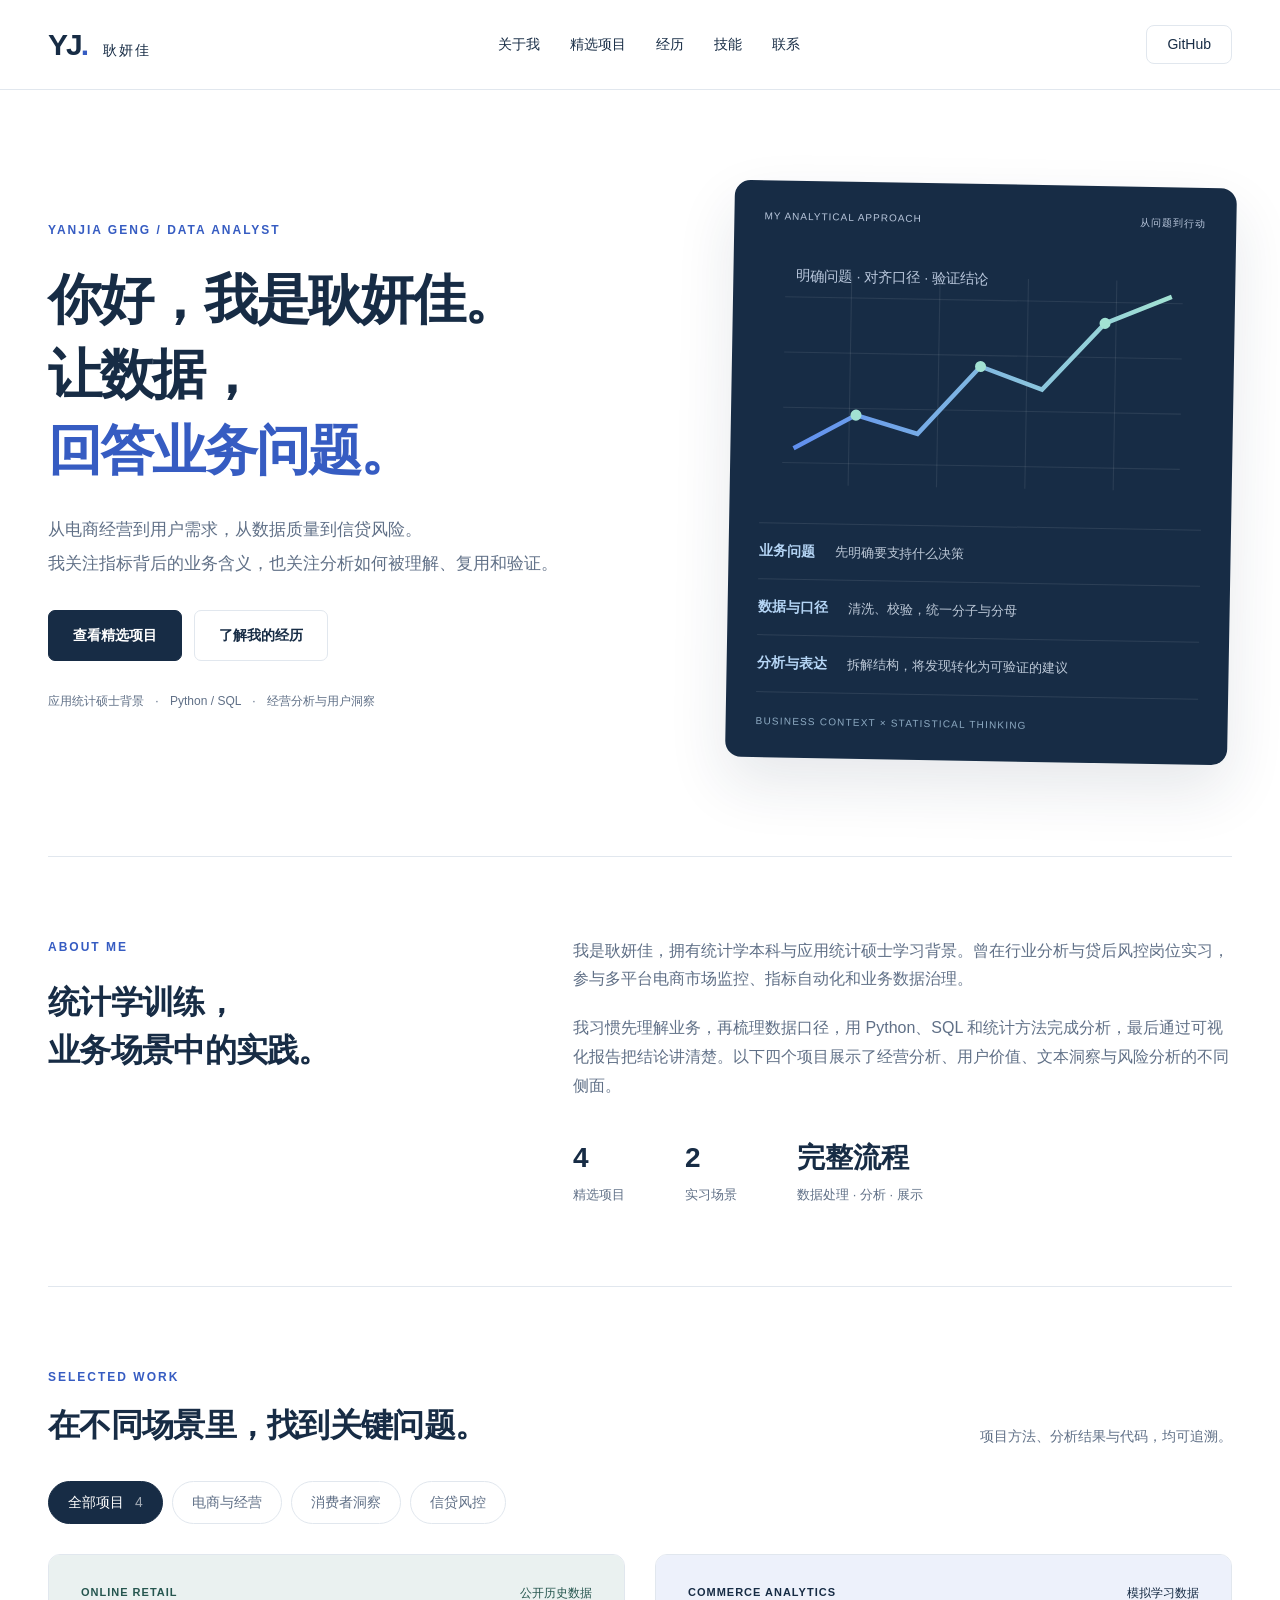
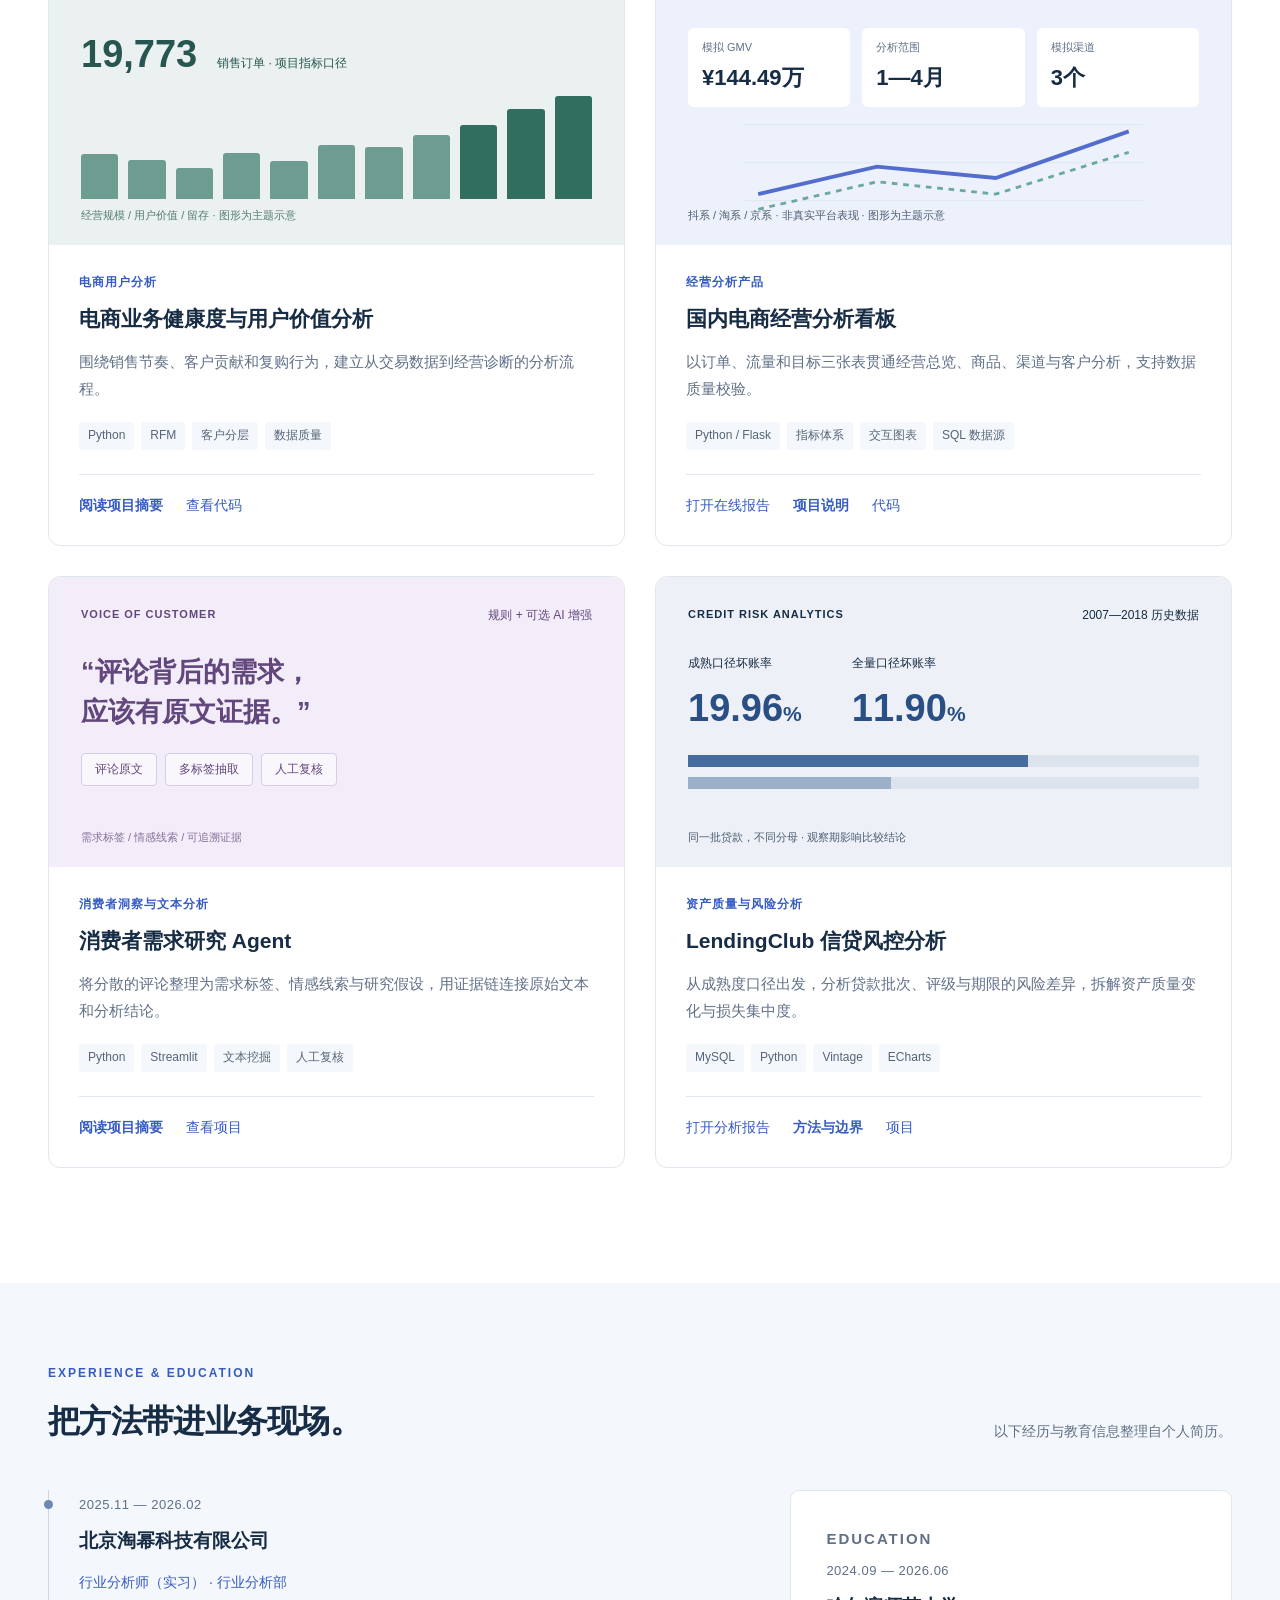
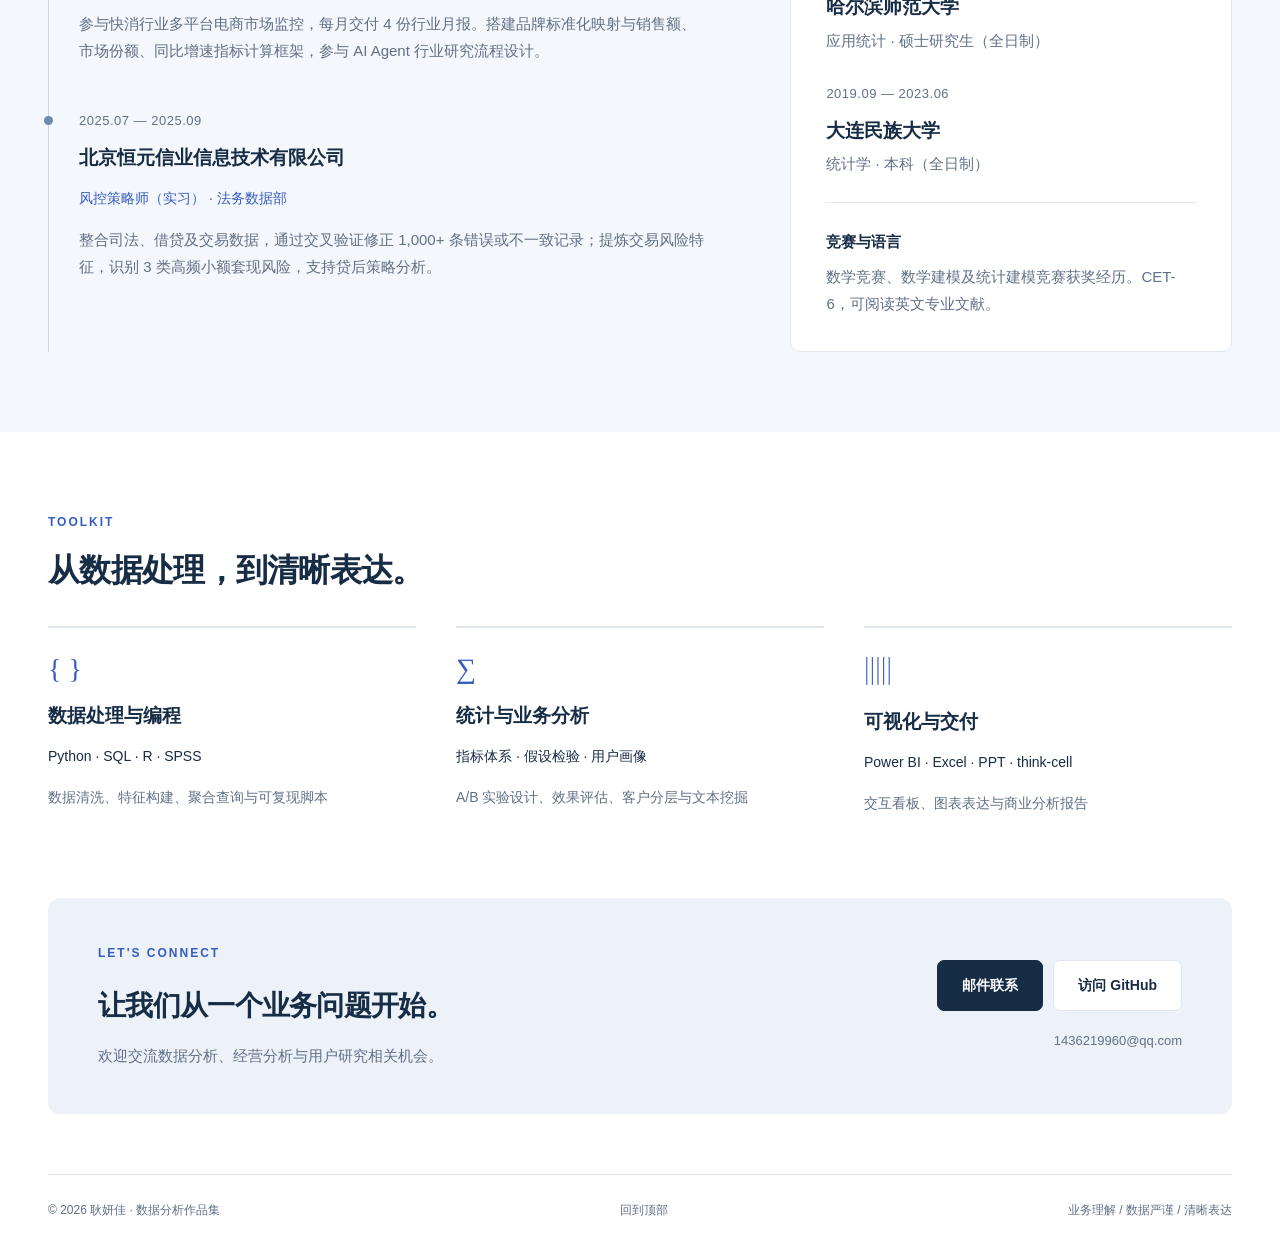
<file: docs/portfolio/index.html>
<!doctype html>
<html lang="zh-CN"><head><meta charset="utf-8"><meta name="viewport" content="width=device-width,initial-scale=1"><meta name="description" content="耿妍佳的数据分析作品集：电商用户价值、经营分析看板、消费者需求研究与信贷风控。应用统计背景，连接业务问题、数据口径与分析表达。"><meta name="theme-color" content="#172c45"><title>耿妍佳 · 数据分析作品集</title><link rel="stylesheet" href="style.css"><link rel="icon" href="favicon.svg" type="image/svg+xml"></head>
<body><a class="skip" href="#projects">跳到项目</a><header><a class="brand" href="#home">YJ<span>.</span><small>耿妍佳</small></a><nav aria-label="主导航"><a href="#about">关于我</a><a href="#projects">精选项目</a><a href="#experience">经历</a><a href="#skills">技能</a><a href="#contact">联系</a></nav><a class="nav-github" href="https://github.com/bbloey" target="_blank" rel="noopener">GitHub</a></header>
<main><section class="hero wrap" id="home"><div class="hero-copy"><p class="eyebrow">YANJIA GENG / DATA ANALYST</p><h1>你好，我是耿妍佳。<br>让数据，<br><em>回答业务问题。</em></h1><p class="intro">从电商经营到用户需求，从数据质量到信贷风险。<br>我关注指标背后的业务含义，也关注分析如何被理解、复用和验证。</p><div class="actions"><a class="button solid" href="#projects">查看精选项目</a><a class="button outline" href="#experience">了解我的经历</a></div><p class="hero-meta">应用统计硕士背景 <span>·</span> Python / SQL <span>·</span> 经营分析与用户洞察</p></div><aside class="hero-panel"><div class="panel-top"><span>MY ANALYTICAL APPROACH</span><span>从问题到行动</span></div><div class="orbit"><svg viewBox="0 0 400 240" role="img" aria-label="从分散数据到清晰洞察的示意图"><defs><linearGradient id="line"><stop stop-color="#608fef"/><stop offset="1" stop-color="#a2e2d3"/></linearGradient></defs><g stroke="#ffffff15"><path d="M20 50H380M20 100H380M20 150H380M20 200H380"/><path d="M80 30V220M160 30V220M240 30V220M320 30V220"/></g><path d="M30 187L86 156L142 172L198 110L254 130L310 69L370 44" stroke="url(#line)" stroke-width="4" fill="none"/><g fill="#a2e2d3"><circle cx="86" cy="156" r="5"/><circle cx="198" cy="110" r="5"/><circle cx="310" cy="69" r="5"/></g><text x="30" y="35" fill="#b9c7dc" font-size="13">明确问题 · 对齐口径 · 验证结论</text></svg></div><ol><li><b>业务问题</b><span>先明确要支持什么决策</span></li><li><b>数据与口径</b><span>清洗、校验，统一分子与分母</span></li><li><b>分析与表达</b><span>拆解结构，将发现转化为可验证的建议</span></li></ol><div class="panel-bottom">BUSINESS CONTEXT × STATISTICAL THINKING</div></aside></section>
<section class="about wrap section" id="about"><div><p class="eyebrow">ABOUT ME</p><h2>统计学训练，<br>业务场景中的实践。</h2></div><div class="about-copy"><p>我是耿妍佳，拥有统计学本科与应用统计硕士学习背景。曾在行业分析与贷后风控岗位实习，参与多平台电商市场监控、指标自动化和业务数据治理。</p><p>我习惯先理解业务，再梳理数据口径，用 Python、SQL 和统计方法完成分析，最后通过可视化报告把结论讲清楚。以下四个项目展示了经营分析、用户价值、文本洞察与风险分析的不同侧面。</p><div class="mini-facts"><div><strong>4</strong><span>精选项目</span></div><div><strong>2</strong><span>实习场景</span></div><div><strong>完整流程</strong><span>数据处理 · 分析 · 展示</span></div></div></div></section>
<section class="projects section wrap" id="projects"><div class="section-title"><div><p class="eyebrow">SELECTED WORK</p><h2>在不同场景里，找到关键问题。</h2></div><p>项目方法、分析结果与代码，均可追溯。</p></div><div class="filters" role="group" aria-label="按方向筛选项目"><button class="active" data-filter="all" aria-pressed="true">全部项目 <span>4</span></button><button data-filter="commerce" aria-pressed="false">电商与经营</button><button data-filter="consumer" aria-pressed="false">消费者洞察</button><button data-filter="risk" aria-pressed="false">信贷风控</button></div><p class="sr" id="filter-status" aria-live="polite">显示全部 4 个项目</p><div class="project-grid">
<article class="project-card" data-category="commerce"><div class="visual retail"><div class="visual-label">ONLINE RETAIL <span>公开历史数据</span></div><div class="metric"><strong>19,773</strong><span>销售订单 · 项目指标口径</span></div><div class="bar-chart" aria-label="零售分析的月度趋势示意"><i style="--h:44%"></i><i style="--h:38%"></i><i style="--h:30%"></i><i style="--h:45%"></i><i style="--h:37%"></i><i style="--h:53%"></i><i style="--h:51%"></i><i style="--h:62%"></i><i style="--h:72%"></i><i style="--h:88%"></i><i style="--h:100%"></i></div><small>经营规模 / 用户价值 / 留存 · 图形为主题示意</small></div><div class="project-body"><p class="category">电商用户分析</p><h3>电商业务健康度与用户价值分析</h3><p>围绕销售节奏、客户贡献和复购行为，建立从交易数据到经营诊断的分析流程。</p><ul class="tags"><li>Python</li><li>RFM</li><li>客户分层</li><li>数据质量</li></ul><div class="project-links"><button data-detail="retail">阅读项目摘要</button><a href="https://github.com/bbloey/-Retail-" target="_blank" rel="noopener">查看代码</a></div></div></article>
<article class="project-card" data-category="commerce"><div class="visual dashboard"><div class="visual-label">COMMERCE ANALYTICS <span>模拟学习数据</span></div><div class="mock-kpis"><div><small>模拟 GMV</small><strong>¥144.49万</strong></div><div><small>分析范围</small><strong>1—4月</strong></div><div><small>模拟渠道</small><strong>3个</strong></div></div><div class="mock-chart"><svg viewBox="0 0 420 100" role="img" aria-label="经营看板趋势的主题示意"><path d="M0 85H420M0 45H420M0 5H420" stroke="#dce5f4"/><path d="M15 78L140 49L265 61L405 12" fill="none" stroke="#536dce" stroke-width="4"/><path d="M15 94L140 65L265 78L405 34" fill="none" stroke="#6ba99e" stroke-width="3" stroke-dasharray="6 6"/></svg></div><small>抖系 / 淘系 / 京系 · 非真实平台表现 · 图形为主题示意</small></div><div class="project-body"><p class="category">经营分析产品</p><h3>国内电商经营分析看板</h3><p>以订单、流量和目标三张表贯通经营总览、商品、渠道与客户分析，支持数据质量校验。</p><ul class="tags"><li>Python / Flask</li><li>指标体系</li><li>交互图表</li><li>SQL 数据源</li></ul><div class="project-links"><a href="https://bbloey.github.io/domestic-commerce-analytics/index.html" target="_blank" rel="noopener">打开在线报告</a><button data-detail="commerce">项目说明</button><a href="https://github.com/bbloey/domestic-commerce-analytics" target="_blank" rel="noopener">代码</a></div></div></article>
<article class="project-card" data-category="consumer"><div class="visual consumer"><div class="visual-label">VOICE OF CUSTOMER <span>规则 + 可选 AI 增强</span></div><div class="quote">“评论背后的需求，<br>应该有原文证据。”</div><div class="evidence-flow"><span>评论原文</span><span>多标签抽取</span><span>人工复核</span></div><small>需求标签 / 情感线索 / 可追溯证据</small></div><div class="project-body"><p class="category">消费者洞察与文本分析</p><h3>消费者需求研究 Agent</h3><p>将分散的评论整理为需求标签、情感线索与研究假设，用证据链连接原始文本和分析结论。</p><ul class="tags"><li>Python</li><li>Streamlit</li><li>文本挖掘</li><li>人工复核</li></ul><div class="project-links"><button data-detail="social">阅读项目摘要</button><a href="https://github.com/bbloey/Social-Media-Comment-Analysis" target="_blank" rel="noopener">查看项目</a></div></div></article>
<article class="project-card" data-category="risk"><div class="visual credit"><div class="visual-label">CREDIT RISK ANALYTICS <span>2007—2018 历史数据</span></div><div class="risk-pair"><div><small>成熟口径坏账率</small><strong>19.96<span>%</span></strong></div><div><small>全量口径坏账率</small><strong>11.90<span>%</span></strong></div></div><div class="risk-track"><span style="width:66.53%"></span></div><div class="risk-track secondary"><span style="width:39.67%"></span></div><small>同一批贷款，不同分母 · 观察期影响比较结论</small></div><div class="project-body"><p class="category">资产质量与风险分析</p><h3>LendingClub 信贷风控分析</h3><p>从成熟度口径出发，分析贷款批次、评级与期限的风险差异，拆解资产质量变化与损失集中度。</p><ul class="tags"><li>MySQL</li><li>Python</li><li>Vintage</li><li>ECharts</li></ul><div class="project-links"><a href="https://bbloey.github.io/LendingClub_da/report_inline.html" target="_blank" rel="noopener">打开分析报告</a><button data-detail="credit">方法与边界</button><a href="https://github.com/bbloey/LendingClub_da" target="_blank" rel="noopener">项目</a></div></div></article>
</div></section>
<section class="experience section" id="experience"><div class="wrap"><div class="section-title"><div><p class="eyebrow">EXPERIENCE & EDUCATION</p><h2>把方法带进业务现场。</h2></div><p>以下经历与教育信息整理自个人简历。</p></div><div class="experience-grid"><div class="timeline"><article><time>2025.11 — 2026.02</time><h3>北京淘幂科技有限公司</h3><p class="role">行业分析师（实习） · 行业分析部</p><p>参与快消行业多平台电商市场监控，每月交付 4 份行业月报。搭建品牌标准化映射与销售额、市场份额、同比增速指标计算框架，参与 AI Agent 行业研究流程设计。</p></article><article><time>2025.07 — 2025.09</time><h3>北京恒元信业信息技术有限公司</h3><p class="role">风控策略师（实习） · 法务数据部</p><p>整合司法、借贷及交易数据，通过交叉验证修正 1,000+ 条错误或不一致记录；提炼交易风险特征，识别 3 类高频小额套现风险，支持贷后策略分析。</p></article></div><aside class="education"><p class="eyebrow">EDUCATION</p><div><time>2024.09 — 2026.06</time><h3>哈尔滨师范大学</h3><p>应用统计 · 硕士研究生（全日制）</p></div><div><time>2019.09 — 2023.06</time><h3>大连民族大学</h3><p>统计学 · 本科（全日制）</p></div><hr><h4>竞赛与语言</h4><p>数学竞赛、数学建模及统计建模竞赛获奖经历。CET-6，可阅读英文专业文献。</p></aside></div></div></section>
<section class="skills section wrap" id="skills"><div class="section-title"><div><p class="eyebrow">TOOLKIT</p><h2>从数据处理，到清晰表达。</h2></div></div><div class="skill-grid"><article><span class="skill-icon">{ }</span><h3>数据处理与编程</h3><p>Python · SQL · R · SPSS</p><small>数据清洗、特征构建、聚合查询与可复现脚本</small></article><article><span class="skill-icon">∑</span><h3>统计与业务分析</h3><p>指标体系 · 假设检验 · 用户画像</p><small>A/B 实验设计、效果评估、客户分层与文本挖掘</small></article><article><span class="skill-icon">▥</span><h3>可视化与交付</h3><p>Power BI · Excel · PPT · think-cell</p><small>交互看板、图表表达与商业分析报告</small></article></div></section>
<section class="contact wrap" id="contact"><div><p class="eyebrow">LET'S CONNECT</p><h2>让我们从一个业务问题开始。</h2><p>欢迎交流数据分析、经营分析与用户研究相关机会。</p></div><div class="contact-links"><a class="button solid" href="mailto:1436219960@qq.com">邮件联系</a><a class="button outline" href="https://github.com/bbloey" target="_blank" rel="noopener">访问 GitHub</a><span>1436219960@qq.com</span></div></section></main><footer class="wrap"><span>© 2026 耿妍佳 · 数据分析作品集</span><a href="#home">回到顶部</a><span>业务理解 / 数据严谨 / 清晰表达</span></footer>
<dialog id="detail-dialog" aria-labelledby="detail-title"><button class="close" aria-label="关闭项目详情">×</button><div id="detail-content"></div></dialog><script src="script.js"></script></body></html>
</file>
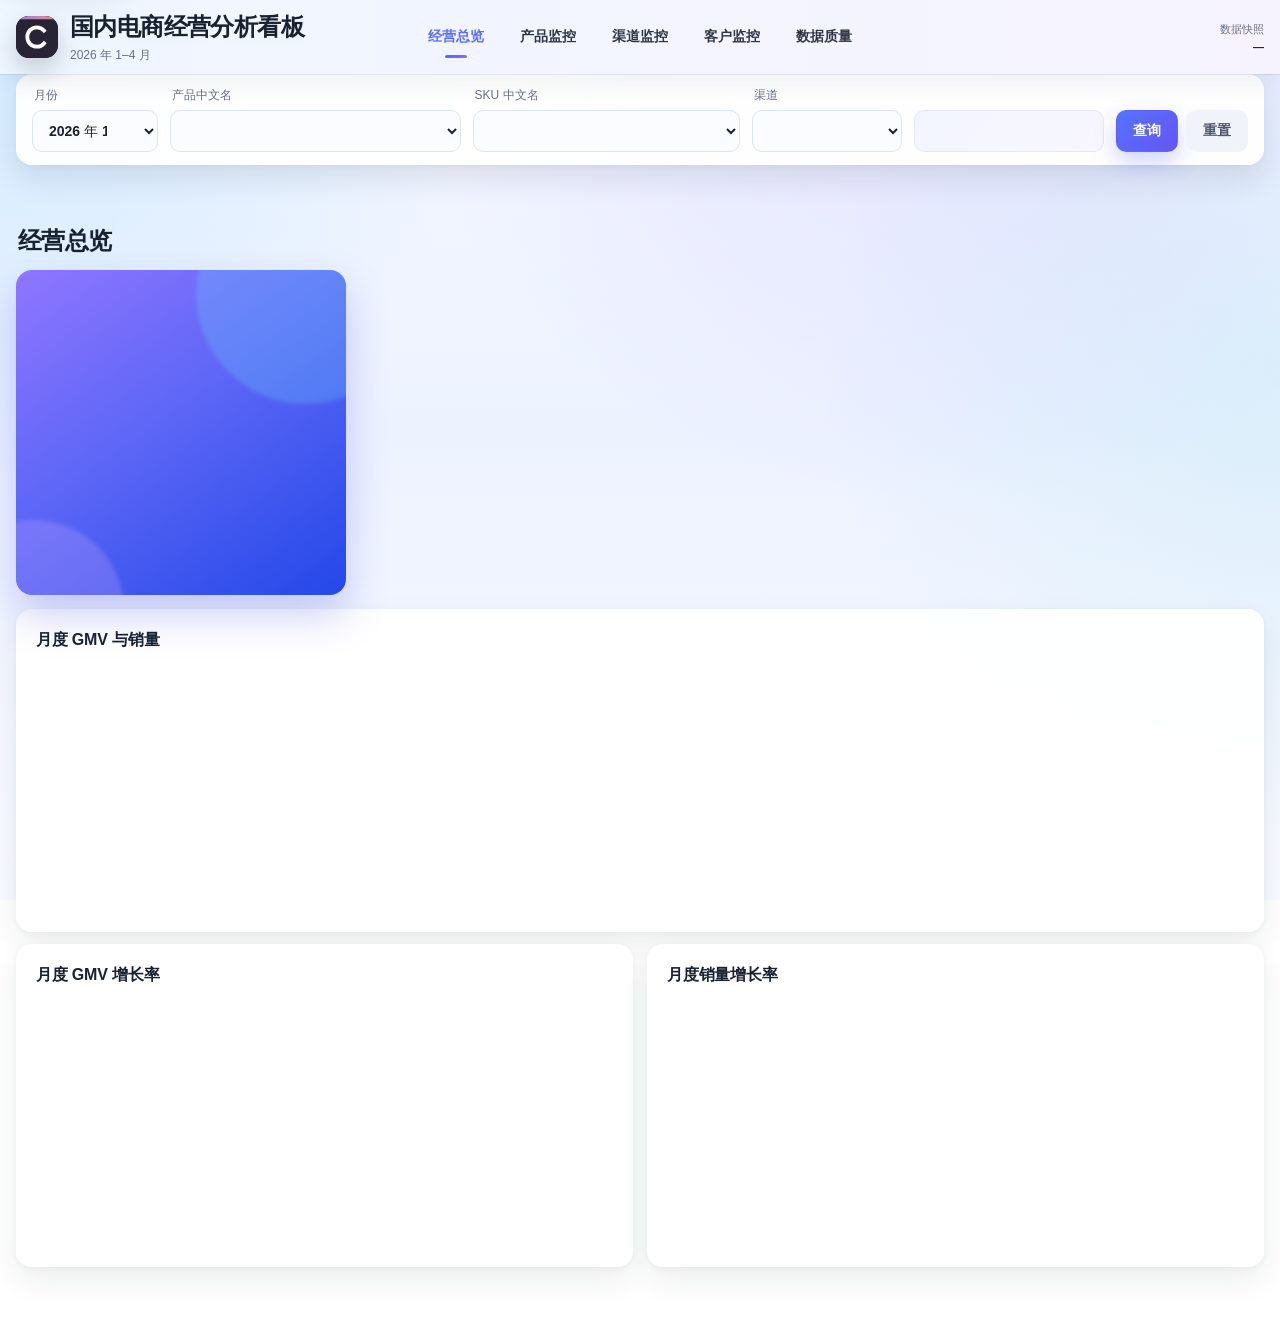
<file: src/dashboard.html>
<!doctype html>

<html lang="zh-CN">

<head>

  <meta charset="utf-8">

  <meta name="viewport" content="width=device-width,initial-scale=1">

  <title>国内电商经营分析看板</title>

  <link rel="icon" type="image/svg+xml" href="[data-uri]">

  <style>

    :root {

      --ant-color-primary:#5b6bff; --ant-color-primary-hover:#7180ff; --ant-color-primary-active:#4556e8;

      --ant-color-success:#31c893; --ant-color-warning:#f5b642; --ant-color-error:#ef5b67;

      --ant-color-info:#5b6bff; --ant-color-text:#182230; --ant-color-text-secondary:#667085;

      --ant-color-text-tertiary:#8a94a8; --ant-color-border:#d9e0ef;

      --ant-color-border-secondary:#edf0f7; --ant-color-bg-layout:#eef3ff; --ant-color-bg-container:#fff;

      --ant-color-fill-secondary:rgba(0,0,0,.06); --ant-color-fill-tertiary:rgba(0,0,0,.04);

      --ant-border-radius:10px; --ant-border-radius-lg:16px; --ant-control-height:42px;

      --ant-box-shadow:0 16px 36px rgba(24,34,48,.10),0 3px 10px rgba(24,34,48,.05);

      --ink:var(--ant-color-text); --muted:var(--ant-color-text-secondary); --line:var(--ant-color-border-secondary);

      --page:var(--ant-color-bg-layout); --card:var(--ant-color-bg-container); --blue:#5b6bff;

      --violet:#8267f6; --cyan:#31c7cf; --green:#31c893;

      --amber:var(--ant-color-warning); --red:var(--ant-color-error); --shadow:var(--ant-box-shadow);

    }

    *{box-sizing:border-box}

    html{scroll-behavior:smooth}

    body{

      margin:0;color:var(--ink);background:

        radial-gradient(circle at 0 0,rgba(61,184,255,.19),transparent 31rem),

        radial-gradient(circle at 74% -8%,rgba(137,108,255,.16),transparent 36rem),

        radial-gradient(circle at 100% 42%,rgba(49,199,207,.10),transparent 29rem),

        linear-gradient(180deg,#f5f8ff 0%,#edf2ff 48%,#f8faff 100%);

      background-attachment:fixed;

      font-family:"Segoe UI","PingFang SC","Microsoft YaHei",sans-serif;font-size:14px;

    }

    button,select{font:inherit}

    button:focus-visible,select:focus-visible,[tabindex="0"]:focus-visible{outline:3px solid rgba(22,119,255,.18);outline-offset:2px}

    .skip-link{position:fixed;left:12px;top:-60px;z-index:100;background:#fff;padding:10px 14px;border-radius:var(--ant-border-radius);box-shadow:var(--ant-box-shadow)}

    .skip-link:focus{top:12px}

    .app{width:min(1540px,calc(100% - 32px));margin:0 auto 56px}

    .topbar{

      min-height:74px;display:grid;grid-template-columns:minmax(320px,1fr) auto minmax(190px,1fr);

      align-items:center;gap:22px;position:sticky;top:0;z-index:30;

      isolation:isolate;background:transparent;border-bottom:0

    }

    .topbar:before{

      content:"";position:absolute;inset-block:0;left:50%;z-index:-1;width:100vw;

      transform:translateX(-50%);background:linear-gradient(90deg,rgba(239,246,255,.98),rgba(246,243,255,.98));

      box-shadow:0 1px 0 rgba(24,34,48,.08),0 10px 24px rgba(24,34,48,.06);

      backdrop-filter:blur(18px);-webkit-backdrop-filter:blur(18px)

    }

    .brand{display:flex;gap:12px;align-items:center}

    .brand-mark{

      width:42px;height:42px;display:grid;place-items:center;border-radius:13px;color:#fff;

      background:#282335;box-shadow:0 11px 24px rgba(24,34,48,.20);overflow:hidden

    }

    .brand-mark svg{width:100%;height:100%;display:block}

    .brand h1{margin:0;font-size:24px;letter-spacing:-.025em}

    .brand p{margin:4px 0 0;color:var(--muted);font-size:12px}

    .tabs{display:flex;gap:4px;align-items:center}

    .tab{

      position:relative;border:0;background:transparent;color:#2f3548;font-weight:650;

      min-height:44px;padding:11px 16px;cursor:pointer;border-radius:9px;white-space:nowrap;

      transition:background .18s ease,color .18s ease

    }

    .tab:hover{color:var(--blue);background:rgba(83,104,255,.06)}

    .tab[aria-selected="true"]{color:var(--blue);background:transparent;font-weight:800}

    .tab[aria-selected="true"]:after{content:"";position:absolute;left:50%;bottom:1px;width:22px;height:3px;border-radius:4px;background:linear-gradient(90deg,#5269ff,#8667ff);transform:translateX(-50%)}

    .snapshot{justify-self:end;color:var(--muted);font-size:11px;text-align:right}

    .snapshot strong{display:block;color:var(--ink);margin-top:4px}

    .filters{

      position:sticky;top:74px;z-index:25;display:grid;

      grid-template-columns:126px minmax(220px,1.25fr) minmax(220px,1.15fr) 150px auto auto;

      gap:12px;align-items:end;padding:13px 16px;background:rgba(255,255,255,.94);

      border:0;border-radius:var(--ant-border-radius-lg);

      box-shadow:0 14px 30px rgba(24,34,48,.10),0 2px 8px rgba(24,34,48,.04);backdrop-filter:blur(16px)

    }

    .field label{display:flex;align-items:center;gap:5px;color:var(--ant-color-text-secondary);font-size:12px;margin:0 0 6px 2px}

    .field select{width:100%;min-height:var(--ant-control-height);padding:0 34px 0 12px;border-radius:var(--ant-border-radius);border:1px solid #dce3f1;background:#fbfcff;color:var(--ink);font-weight:550;transition:border-color .18s ease,box-shadow .18s ease,background .18s ease}

    .field select:hover{border-color:var(--ant-color-primary-hover)}

    .field select:focus{border-color:var(--ant-color-primary);box-shadow:0 0 0 2px rgba(5,145,255,.10)}

    .currency-badge{min-width:190px;min-height:var(--ant-control-height);padding:6px 12px;border-radius:var(--ant-border-radius);background:linear-gradient(135deg,#f2f5ff,#f8f6ff);border:1px solid #e5e8f4;color:var(--muted);font-size:10px}

    .currency-badge strong{display:block;color:var(--ink);font-size:12px;margin-top:2px}

    .actions{display:flex;gap:8px}

    .btn{border:1px solid transparent;min-height:var(--ant-control-height);padding:0 16px;border-radius:var(--ant-border-radius);font-weight:600;cursor:pointer;transition:background .18s ease,border-color .18s ease,color .18s ease,box-shadow .18s ease}

    .btn-primary{color:#fff;background:linear-gradient(135deg,#5573ff,#6556f1);box-shadow:0 10px 22px rgba(83,104,255,.28)}

    .btn-primary:hover{background:linear-gradient(135deg,#6782ff,#7566f5)}

    .btn-primary:active{background:linear-gradient(135deg,#415eea,#5345dd)}

    .btn-secondary{color:#4f5870;background:#f0f3fa;border-color:transparent}

    .btn-secondary:hover{color:#4f5ef2;background:#e9edff;border-color:#cfd7ff}

    .context{min-height:42px;display:flex;align-items:center;gap:6px;flex-wrap:wrap;padding:9px 3px;color:var(--muted);font-size:11px}

    .chip{border:1px solid #e4e8f3;background:rgba(255,255,255,.82);border-radius:7px;padding:3px 8px;color:#58627a}

    .scope-chip{display:inline-flex;align-items:center;gap:5px;border-radius:6px;padding:3px 8px;font-weight:600}

    .scope-chip.applied{color:#4058e8;background:#edf0ff;border:1px solid #cbd3ff}

    .scope-chip.ignored{color:#ad6800;background:#fffbe6;border:1px solid #ffe58f}

    .page{display:none}

    .page.active{display:block;animation:reveal .25s ease}

    @keyframes reveal{from{opacity:.3;transform:translateY(4px)}}

    .section-head{display:flex;justify-content:space-between;align-items:end;margin:18px 2px 13px;gap:18px}

    .section-head h2{margin:0;font-size:24px;letter-spacing:-.025em}

    .status{color:var(--muted);font-size:11px;text-align:right;max-width:650px}

    .card{background:rgba(255,255,255,.97);border:0;border-radius:var(--ant-border-radius-lg);box-shadow:0 13px 30px rgba(24,34,48,.08),0 2px 7px rgba(24,34,48,.04);transition:box-shadow .2s ease,transform .2s ease}

    .card:hover{box-shadow:0 18px 38px rgba(24,34,48,.12),0 3px 9px rgba(24,34,48,.05);transform:translateY(-1px)}

    .chart-card{padding:19px 20px 17px;min-width:0}

    .chart-card h3{margin:0 0 13px;min-height:24px;display:flex;align-items:center;gap:7px;font-size:16px;font-weight:760;letter-spacing:-.012em}

    .subchart h4{margin:7px 0 3px;font-size:12px;color:#47536b}

    .grid-2,.grid-3,.grid-4{display:grid;gap:14px;margin-bottom:14px}

    .grid-2{grid-template-columns:repeat(2,minmax(0,1fr))}

    .grid-3{grid-template-columns:repeat(3,minmax(0,1fr))}

    .grid-4{grid-template-columns:repeat(4,minmax(0,1fr))}

    .span-2{grid-column:span 2}.span-3{grid-column:span 3}.span-4{grid-column:span 4}

    .channel-hero{display:grid;grid-template-columns:minmax(430px,1.08fr) minmax(0,1.72fr);gap:14px;margin-bottom:14px}

    .channel-columns{display:grid;grid-template-columns:repeat(3,minmax(0,1fr));gap:14px;margin-bottom:14px;align-items:start}

    .channel-column{padding:15px}

    .channel-column>h3{padding-bottom:9px;border-bottom:1px solid var(--line)}

    .channel-column .mini-chart{min-height:210px}

    .chart-slot{min-height:250px}

    .chart-slot svg,.mini-chart svg{width:100%;height:auto;display:block;overflow:visible}

    .kpi-layout{display:grid;grid-template-columns:330px minmax(0,1fr);gap:14px;margin-bottom:14px}

    .kpi-grid{display:grid;grid-template-columns:repeat(4,minmax(0,1fr));gap:10px}

    .kpi-grid.customer{grid-template-columns:repeat(6,minmax(0,1fr));margin-bottom:14px}

    .customer-grid{align-items:stretch}

    .customer-grid .chart-card{display:flex;flex-direction:column;min-height:390px}

    .customer-grid .chart-slot{flex:1;min-height:300px;display:grid;align-items:center}

    .metric{min-height:102px;padding:14px 15px;overflow:visible;position:relative;background:linear-gradient(145deg,var(--metric-bg,#f8faff),rgba(255,255,255,.98));border:0;border-radius:14px;box-shadow:0 8px 20px rgba(24,34,48,.07)}

    .metric-label{display:flex;align-items:center;gap:6px;color:#59657b;font-size:11px;font-weight:760}

    .metric-label:before{content:"";width:8px;height:8px;border-radius:3px;background:var(--metric-accent,var(--blue));box-shadow:0 0 0 5px color-mix(in srgb,var(--metric-accent,var(--blue)) 12%,transparent)}

    .metric-value{margin-top:9px;font-size:26px;line-height:1;font-weight:880;letter-spacing:-.035em;white-space:nowrap;font-variant-numeric:tabular-nums}

    .metric-foot{margin-top:9px;min-height:16px;color:var(--muted);font-size:10px}

    .delta{font-weight:800}.delta.up{color:#15966a}.delta.down{color:#dc5959}.delta.flat{color:var(--muted)}

    .target-card{position:relative;isolation:isolate;overflow:hidden;padding:18px;display:grid;grid-template-rows:1fr auto;min-height:325px;color:#fff;background:linear-gradient(145deg,#8f76ff 0%,#5c66f6 46%,#2448e8 100%);border:0;box-shadow:0 20px 42px rgba(65,78,218,.27)}

    .target-card:before,.target-card:after{content:"";position:absolute;z-index:-1;border-radius:50%;filter:blur(2px);pointer-events:none}

    .target-card:before{width:220px;height:220px;right:-70px;top:-86px;background:rgba(107,224,255,.23)}

    .target-card:after{width:180px;height:180px;left:-72px;bottom:-105px;background:rgba(194,164,255,.28)}

    .target-card:hover{box-shadow:0 24px 48px rgba(65,78,218,.32);transform:translateY(-1px)}

    .target-wrap{position:relative;display:grid;place-items:center}

    .target-wrap svg{width:min(100%,245px)}

    .target-center{position:absolute;inset:0;display:grid;place-content:center;text-align:center;pointer-events:none}

    .target-center .label{color:rgba(255,255,255,.84);font-size:11px;font-weight:800}

    .target-center strong{display:block;font-size:30px;margin-top:5px;letter-spacing:-.025em}

    .target-center .attain{color:#fff;font-size:21px;font-weight:900;margin-top:7px}

    .target-facts{display:grid;grid-template-columns:repeat(2,1fr);gap:8px}

    .target-fact{background:rgba(255,255,255,.14);border:1px solid rgba(255,255,255,.16);border-radius:11px;padding:10px}

    .target-fact span{display:block;color:rgba(255,255,255,.76);font-size:9px}

    .target-fact strong{display:block;margin-top:4px;font-size:13px}

    .info{display:inline-flex;position:relative;z-index:8}

    .info-btn{width:18px;height:18px;padding:0;display:grid;place-items:center;border-radius:50%;border:1px solid #cfd7e6;background:rgba(255,255,255,.88);color:#5d6b88;font:800 10px/1 Georgia,serif;cursor:help}

    .target-card .info-btn{border-color:rgba(255,255,255,.35);background:rgba(255,255,255,.18);color:#fff}

    .info-btn:hover{color:var(--ant-color-primary);border-color:var(--ant-color-primary)}

    .info-pop{display:none;position:absolute;left:50%;top:25px;transform:translateX(-20%);width:310px;padding:11px 12px;background:#1f1f1f;color:#fff;border-radius:8px;box-shadow:0 6px 16px rgba(0,0,0,.18);font-size:11px;line-height:1.55;font-weight:400;text-align:left}

    .info-pop strong{display:block;font-size:12px;margin-bottom:4px}.info-pop b{color:#aebdfd}

    .info:hover .info-pop,.info:focus-within .info-pop{display:block}

    .info-pop:before{content:"";position:absolute;top:-5px;left:19%;width:10px;height:10px;background:#1f1f1f;transform:rotate(45deg)}

    .grid-line{stroke:#e8edf6;stroke-width:1}.zero-line{stroke:#7d8799;stroke-width:1.5}

    .axis{fill:#778298;font-size:10px}.axis-title{fill:#566278;font-size:10px;font-weight:650}

    .data-label{fill:#344054;font-size:9.5px;font-weight:680;pointer-events:none}

    .chart-mark{cursor:pointer;transition:opacity .15s ease,filter .15s ease}.chart-mark:hover{filter:brightness(.96)}

    .legend{display:flex;gap:12px;flex-wrap:wrap;justify-content:center;margin-top:5px;color:var(--muted);font-size:10px}

    .legend span{display:inline-flex;align-items:center;gap:5px}.legend i{width:9px;height:9px;border-radius:3px}

    .donut-layout{min-height:270px;display:grid;grid-template-columns:minmax(190px,.82fr) minmax(220px,1.18fr);gap:8px;align-items:center}

    .donut{position:relative;display:grid;place-items:center}.donut svg{width:min(100%,245px)}

    .donut-center{position:absolute;text-align:center;pointer-events:none;max-width:120px}

    .donut-center span{color:var(--muted);font-size:10px}.donut-center strong{display:block;font-size:20px;margin-top:5px}

    .rank-legend{max-height:260px;overflow:auto;display:grid;grid-template-columns:repeat(2,minmax(0,1fr));gap:5px 10px;padding-right:4px}

    #channel-donut .donut-layout{min-height:330px;grid-template-columns:minmax(270px,1.12fr) minmax(170px,.72fr);gap:12px}

    #channel-donut .donut svg{width:min(100%,310px)}

    #channel-donut .rank-legend{max-height:300px;grid-template-columns:1fr;gap:8px}

    #channel-donut .legend-row{font-size:11px;padding:8px 4px}

    #channel-donut .legend-row strong{font-size:11px}

    #customer-rfm .donut-layout{min-height:320px;grid-template-columns:minmax(265px,1.08fr) minmax(190px,.82fr);gap:12px}

    #customer-rfm .donut svg{width:min(100%,285px)}

    #customer-rfm .rank-legend{max-height:300px;grid-template-columns:1fr;gap:5px}

    #customer-rfm .legend-row{font-size:10px;padding:6px 3px}

    #customer-rfm .legend-row strong{font-size:10px}

    .chart-note{margin:8px 2px 0;padding:9px 11px;border-radius:10px;background:#f5f7fd;color:#5f6b83;font-size:10px;line-height:1.55}

    .legend-row{display:grid;grid-template-columns:9px minmax(0,1fr) auto;align-items:center;gap:6px;border:1px solid transparent;background:transparent;padding:6px;text-align:left;color:var(--ant-color-text-secondary);cursor:pointer;font-size:10px;border-radius:7px;transition:background .15s ease,border-color .15s ease}

    .legend-row:hover{background:var(--ant-color-fill-tertiary)}

    .legend-row.is-selected{color:#0958d9;background:#e6f4ff;border-color:#91caff}

    .legend-row i{width:9px;height:9px;border-radius:3px}.legend-row .name{overflow:hidden;text-overflow:ellipsis;white-space:nowrap}.legend-row strong{color:var(--ink);font-size:10px}

    .table-wrap{max-height:420px;overflow:auto;border:1px solid #e4e9f3;border-radius:11px;background:rgba(255,255,255,.92)}

    table{width:100%;border-collapse:collapse;font-size:11px}

    thead{position:sticky;top:0;z-index:2;background:#f4f6fc}

    th,td{padding:10px 11px;border-bottom:1px solid var(--ant-color-border-secondary);text-align:left}

    th{color:#526079;font-size:10px;font-weight:720}td.numeric,th.numeric{text-align:right;font-variant-numeric:tabular-nums}

    tbody tr:nth-child(even){background:#fbfcff}tbody tr:hover{background:#f2f5ff}.entity{max-width:260px;white-space:nowrap;overflow:hidden;text-overflow:ellipsis}

    .matrix{overflow:auto}.matrix table{min-width:900px}.barcell{min-width:135px}

    .bartrack{height:18px;position:relative;background:#f0f3f9;border-radius:4px;overflow:visible}

    .bartrack span{display:block;height:100%;min-width:2px;border-radius:4px}.bartrack b{position:absolute;left:6px;top:2px;color:#23304b;font-size:9px;white-space:nowrap;text-shadow:0 1px rgba(255,255,255,.7)}

    .growthtrack{height:22px;position:relative;background:#f6f7fb;border-radius:4px;overflow:visible}

    .growthtrack:before{content:"";position:absolute;left:50%;top:-2px;bottom:-2px;width:1px;background:#667085}

    .growthtrack span{position:absolute;top:3px;height:16px;min-width:2px;border-radius:3px}

    .growthtrack span.up{left:50%;background:var(--green)}.growthtrack span.down{right:50%;background:var(--red)}

    .growthtrack b{position:absolute;top:3px;font-size:9px;white-space:nowrap}

    .growthtrack b.up{left:calc(50% + 6px);color:#087650}.growthtrack b.down{right:calc(50% + 6px);color:#b13d3d}

    .quality-grid{display:grid;grid-template-columns:repeat(4,minmax(0,1fr));gap:10px;margin-bottom:12px}

    .quality-card{padding:14px}.quality-name{color:var(--muted);font-size:11px}.quality-value{font-size:25px;font-weight:850;margin-top:8px}

    .quality-track{height:6px;border-radius:6px;background:#e9edf5;margin-top:10px;overflow:hidden}.quality-track span{display:block;height:100%;border-radius:6px}

    .tooltip{display:none;position:fixed;z-index:80;max-width:330px;pointer-events:none;padding:10px 11px;border-radius:8px;background:#1f1f1f;color:#fff;box-shadow:0 6px 16px rgba(0,0,0,.18);font-size:11px;line-height:1.5}

    .tooltip strong{display:block;margin-bottom:4px}.empty{min-height:220px;display:grid;place-items:center;color:var(--muted)}

    .sr{position:absolute;width:1px;height:1px;overflow:hidden;clip:rect(0,0,0,0)}

    @media(max-width:1180px){

      .topbar{grid-template-columns:1fr auto}.tabs{grid-column:1/-1;order:3;justify-content:center;padding-bottom:9px}

      .filters{top:132px;grid-template-columns:repeat(4,minmax(0,1fr))}.currency-badge,.actions{grid-column:span 2}

      .kpi-layout{grid-template-columns:300px 1fr}.kpi-grid{grid-template-columns:repeat(3,1fr)}

      .kpi-grid.customer{grid-template-columns:repeat(3,1fr)}

    }

    @media(max-width:820px){

      .app{width:min(100% - 16px,1540px)}.topbar{position:static;grid-template-columns:1fr;padding:12px 0}

      .snapshot{justify-self:start;text-align:left}.tabs{justify-content:flex-start;overflow:auto}

      .filters{position:static;grid-template-columns:1fr 1fr}

      .kpi-layout,.grid-2,.grid-3,.grid-4,.channel-hero,.channel-columns{grid-template-columns:1fr}

      .span-2,.span-3,.span-4{grid-column:auto}.kpi-grid,.kpi-grid.customer{grid-template-columns:1fr 1fr}

      .donut-layout,#channel-donut .donut-layout,#customer-rfm .donut-layout{grid-template-columns:1fr}.rank-legend{max-height:190px}.section-head{align-items:start;flex-direction:column}.status{text-align:left}

    }

    @media(max-width:520px){.filters,.kpi-grid,.kpi-grid.customer{grid-template-columns:1fr}.currency-badge,.actions{grid-column:auto}.actions .btn{flex:1}}

    @media print{.topbar,.filters,.context{position:static}.tab,.actions{display:none}.page{display:block!important;break-before:page}.page:first-of-type{break-before:auto}.card{box-shadow:none}}

    @media(prefers-reduced-motion:reduce){*,*:before,*:after{animation-duration:.01ms!important;animation-iteration-count:1!important;scroll-behavior:auto!important;transition-duration:.01ms!important}}

  .learning-notice{margin:24px auto 8px;padding:0 16px;color:var(--muted);font-size:11px;line-height:1.8;text-align:center;font-weight:400}
  </style>

</head>

<body>

  <a class="skip-link" href="#content">跳到看板内容</a>

  <div class="app">

    <header class="topbar">

      <div class="brand">

        <span class="brand-mark" aria-hidden="true">

          <svg xmlns="http://www.w3.org/2000/svg" viewBox="0 0 64 64"><defs><linearGradient id="brand-accent" x1="0" x2="1"><stop stop-color="#9582e8"/><stop offset="1" stop-color="#ee8d81"/></linearGradient></defs><rect width="64" height="64" fill="#282335"/><rect width="64" height="5" fill="url(#brand-accent)"/><path d="M45 20c-3.5-4-7.8-6-13-6-10.5 0-18 7.8-18 18s7.5 18 18 18c5.2 0 9.5-2 13-6" fill="none" stroke="#fff" stroke-width="7" stroke-linecap="square" transform="translate(5.75 5.75) scale(.82)"/></svg>

        </span>

        <div><h1>国内电商经营分析看板</h1><p>2026 年 1–4 月</p></div>

      </div>

      <nav class="tabs" role="tablist" aria-label="看板页面">

        <button class="tab" type="button" role="tab" data-page="overview" aria-selected="true">经营总览</button>

        <button class="tab" type="button" role="tab" data-page="product" aria-selected="false">产品监控</button>

        <button class="tab" type="button" role="tab" data-page="channel" aria-selected="false">渠道监控</button>

        <button class="tab" type="button" role="tab" data-page="customer" aria-selected="false">客户监控</button>

        <button class="tab" type="button" role="tab" data-page="quality" aria-selected="false">数据质量</button>

      </nav>

      <div class="snapshot"><span>数据快照</span><strong id="generated-at">—</strong></div>

    </header>



    <form class="filters" id="filters" aria-label="全局筛选">

      <div class="field"><label for="month-filter">月份</label><select id="month-filter"></select></div>

      <div class="field"><label for="product-filter">产品中文名 <span id="product-filter-info"></span></label><select id="product-filter"></select></div>

      <div class="field"><label for="sku-filter">SKU 中文名 <span id="sku-filter-info"></span></label><select id="sku-filter"></select></div>

      <div class="field"><label for="channel-filter">渠道 <span id="channel-filter-info"></span></label><select id="channel-filter"></select></div>

      <div class="currency-badge" id="currency-badge"></div>

      <div class="actions"><button class="btn btn-primary" type="submit">查询</button><button class="btn btn-secondary" id="reset" type="button">重置</button></div>

    </form>

    <div class="context" id="context" aria-live="polite"></div>



    <main id="content">

      <section class="page active" id="page-overview" role="tabpanel">

        <div class="section-head"><div><h2>经营总览</h2></div><div class="status" id="overview-status"></div></div>

        <div class="kpi-layout">

          <article class="card target-card" id="target-card"></article>

          <div class="kpi-grid" id="overview-kpis"></div>

        </div>

        <article class="card chart-card" style="margin-bottom:12px"><h3 data-info="monthly_gmv_sales">月度 GMV 与销量</h3><div class="chart-slot" id="monthly-gmv-sales"></div></article>

        <div class="grid-2">

          <article class="card chart-card"><h3 data-info="gmv_growth">月度 GMV 增长率</h3><div class="chart-slot" id="gmv-growth"></div></article>

          <article class="card chart-card"><h3 data-info="sales_growth">月度销量增长率</h3><div class="chart-slot" id="sales-growth"></div></article>

        </div>

      </section>



      <section class="page" id="page-product" role="tabpanel">

        <div class="section-head"><div><h2>产品监控</h2></div><div class="status">中文产品与 SKU 口径 · 明细统一置于图表底部</div></div>

        <div class="grid-2">

          <article class="card chart-card"><h3 data-info="product_gmv_share">产品 GMV 占比</h3><div class="chart-slot" id="product-donut"></div></article>

          <article class="card chart-card"><h3 data-info="sku_gmv_share">SKU GMV 占比</h3><div class="chart-slot" id="sku-donut"></div></article>

          <article class="card chart-card span-2"><h3 data-info="product_growth_matrix">产品 GMV 和销量增长率</h3><div class="matrix" id="product-matrix"></div></article>

          <article class="card chart-card span-2"><h3 data-info="sku_growth_matrix">SKU GMV 和销量增长率</h3><div class="matrix" id="sku-matrix"></div></article>

        </div>

        <div class="grid-2">

          <article class="card chart-card"><h3 data-info="product_detail">产品月度明细</h3><div class="table-wrap" id="product-detail"></div></article>

          <article class="card chart-card"><h3 data-info="sku_detail">SKU 月度明细</h3><div class="table-wrap" id="sku-detail"></div></article>

        </div>

      </section>



      <section class="page" id="page-channel" role="tabpanel">

        <div class="section-head"><div><h2>渠道监控</h2></div><div class="status">订单来源平台 · 抖系、淘系、京系互斥</div></div>

        <div class="channel-hero">

          <article class="card chart-card"><h3 data-info="channel_share">各渠道当月占比</h3><div class="chart-slot" id="channel-donut"></div></article>

          <article class="card chart-card"><h3 data-info="channel_gmv">渠道归因 GMV</h3><div class="chart-slot" id="channel-stack"></div></article>

        </div>

        <article class="card chart-card" style="margin-bottom:12px"><h3 data-info="channel_growth">各渠道占比和增长率</h3><div class="matrix" id="channel-matrix"></div></article>

        <div class="channel-columns" id="channel-rate-columns"></div>

        <div class="grid-2">

          <article class="card chart-card"><h3 data-info="impressions">各渠道曝光月趋势</h3><div class="chart-slot" id="channel-impressions"></div></article>

          <article class="card chart-card"><h3 data-info="page_views">各渠道浏览月趋势</h3><div class="chart-slot" id="channel-pageviews"></div></article>

          <article class="card chart-card"><h3 data-info="unique_page_views">各渠道去重浏览月趋势</h3><div class="chart-slot" id="channel-unique-pageviews"></div></article>

          <article class="card chart-card"><h3 data-info="unique_customers">各渠道客户数月趋势</h3><div class="chart-slot" id="channel-customers"></div></article>

        </div>

      </section>



      <section class="page" id="page-customer" role="tabpanel">

        <div class="section-head"><div><h2>客户监控</h2></div><div class="status">一个 buyer_username 计为一个客户 · 本页仅随月份筛选变化</div></div>

        <div class="kpi-grid customer" id="customer-kpis"></div>

        <div class="grid-2 customer-grid">

          <article class="card chart-card"><h3 data-info="customer_quality_scatter">高净收入低退货率客户（Top 200）</h3><div class="chart-slot" id="customer-scatter"></div></article>

          <article class="card chart-card"><h3 data-info="customer_value">客户价值 Top 15</h3><div class="chart-slot" id="customer-value"></div></article>

          <article class="card chart-card"><h3 data-info="rfm">RFM 客户分群</h3><div class="chart-slot" id="customer-rfm"></div><div class="chart-note">R/F/M 以选中月全体客户五等分：越近期、累计订单越多、累计匹配 Net Sales 越高，分数越高。各项 1–5 分，总分 3–15 分；同值按脱敏客户键稳定排序，因此分档边界处同值可能进入相邻档。</div></article>

          <article class="card chart-card"><h3 data-info="customer_scale_repeat">月度客户规模与复购率</h3><div class="chart-slot" id="customer-scale-repeat"></div></article>

          <article class="card chart-card"><h3 data-info="customer_spend_frequency">月度单客消费额与购买频次</h3><div class="chart-slot" id="customer-spend-frequency"></div></article>

          <article class="card chart-card"><h3 data-info="purchase_frequency">月购买次数分布</h3><div class="chart-slot" id="customer-frequency"></div></article>

          <article class="card chart-card span-2"><h3 data-info="sales_hour">销售时段 GMV 与客户数</h3><div class="chart-slot" id="customer-hour"></div></article>

        </div>

        <article class="card chart-card"><h3 data-info="customer_detail">客户价值明细（Top 200）</h3><div class="table-wrap" id="customer-detail"></div></article>

      </section>



      <section class="page" id="page-quality" role="tabpanel">

        <div class="section-head"><div><h2>数据质量</h2></div><div class="status">中文名称映射、客户身份与财务匹配护栏</div></div>

        <div class="quality-grid" id="quality-cards"></div>

        <div class="grid-2">

          <article class="card chart-card"><h3 data-info="quality">质量指标明细</h3><div class="table-wrap" id="quality-table"></div></article>

          <article class="card chart-card"><h3 data-info="mapping_quality">中文名称映射明细</h3><div class="table-wrap" id="mapping-table"></div></article>

          <article class="card chart-card"><h3 data-info="customer_identity">客户身份质量</h3><div class="table-wrap" id="customer-quality-table"></div></article>

          <article class="card chart-card"><h3 data-info="currency">币种与学习说明</h3><div class="table-wrap" id="currency-table"></div></article>

        </div>

      <p class="learning-notice" role="note">模拟数据，非真实数据，仅供学习。<br>抖系、淘系、京系仅为模拟渠道分类，不代表平台或商家的实际经营表现。</p>
      </section>

    </main>

  </div>

  <div class="tooltip" id="tooltip" role="tooltip"></div>

  <div class="sr" id="announce" aria-live="polite"></div>

  <script id="dashboard-data" type="application/json">{}</script>

  <script>

  (() => {

    "use strict";

    const payload=JSON.parse(document.getElementById("dashboard-data").textContent);

    const D=payload.datasets;

    const MONTHS=["2026-01","2026-02","2026-03","2026-04"];

    

    const COLORS=["#5b6bff","#31c7cf","#31c893","#8267f6","#7188ff","#59d7bf","#a08af8","#6fc7ed","#75dcae","#b1a1f8","#8fa5ff","#a3e7d5","#f5b642","#ef7f8a"];

    const CHANNELS=["douyin","taobao","jd"];

    const CHANNEL_NAMES={douyin:"抖系",taobao:"淘系",jd:"京系"};

    const CHANNEL_COLORS={douyin:"#5b6bff",taobao:"#31c7cf",jd:"#8267f6"};

    const RFM_COLORS={"高价值忠诚客户":"#5b6bff","忠诚客户":"#8267f6","新近高潜客户":"#31c7cf","沉睡高价值客户":"#31c893","一般客户":"#7188ff","流失风险客户":"#59d7bf"};

    const state={page:"overview",month:"2026-04",product:"",sku:"",channel:""};

    const FILTER_LABELS={month:"月份",product:"产品",sku:"SKU",channel:"渠道"};

    const FILTER_SCOPE={

      product:{supported:["month","product","sku"],excluded:["channel"]},

      channel:{supported:["month","product","channel"],excluded:["sku"]},

      customer:{supported:["month"],excluded:["product","sku","channel"]},

      quality:{supported:["month"],excluded:["product","sku","channel"]}

    };

    const $=id=>document.getElementById(id);

    const esc=value=>String(value??"").replace(/[&<>"']/g,ch=>({"&":"&amp;","<":"&lt;",">":"&gt;",'"':"&quot;","'":"&#039;"}[ch]));

    const n=value=>Number(value)||0;

    const nullable=value=>value==null||!Number.isFinite(Number(value))?null:Number(value);

    const sum=(rows,field)=>rows.reduce((a,r)=>a+n(r[field]),0);

    const unique=values=>[...new Set(values.filter(Boolean))];

    const moneyFmt=new Intl.NumberFormat("zh-CN",{style:"currency",currency:"CNY",maximumFractionDigits:0});

    const money2Fmt=new Intl.NumberFormat("zh-CN",{style:"currency",currency:"CNY",minimumFractionDigits:2,maximumFractionDigits:2});

    const compactMoneyFmt=new Intl.NumberFormat("zh-CN",{style:"currency",currency:"CNY",notation:"compact",maximumFractionDigits:1});

    const numberFmt=new Intl.NumberFormat("zh-CN",{maximumFractionDigits:0});

    const compactNumFmt=new Intl.NumberFormat("zh-CN",{notation:"compact",maximumFractionDigits:1});

    const money=(v,exact=false)=>nullable(v)==null?"—":(exact?money2Fmt:moneyFmt).format(Number(v));

    const compactMoney=v=>nullable(v)==null?"—":compactMoneyFmt.format(Number(v));

    const num=v=>nullable(v)==null?"—":numberFmt.format(Number(v));

    const compactNum=v=>nullable(v)==null?"—":compactNumFmt.format(Number(v));

    const decimal=(v,d=2)=>nullable(v)==null?"—":Number(v).toFixed(d);

    const pct=v=>nullable(v)==null?"—":`${(Number(v)*100).toFixed(1)}%`;

    const signedPct=v=>nullable(v)==null?"无基期":`${Number(v)>=0?"▲":"▼"}${Math.abs(Number(v)*100).toFixed(1)}%`;

    const monthLabel=m=>`${Number(m.slice(5))} 月`;

    const short=(text,max=22)=>String(text||"").length>max?`${String(text).slice(0,max)}…`:String(text||"");

    const palette=i=>COLORS[i%COLORS.length];



    const INFO={

      gmv:{title:"管理 GMV",concept:"订单创建月的商品成交额；渠道筛选时切换为平台归因 GMV。",formula:"Σ（SKU 折前小计－卖家折扣）",source:"dwd.order_sku / 渠道归因表"},

      gmv_growth:{title:"GMV 增长率",concept:"本月 GMV 相对上月的变化。经营总览使用按月竖向柱形，正增长为绿色、下降为红色。",formula:"本月 GMV ÷ 上月 GMV－1",source:"月度经营聚合"},

      target:{title:"目标达成率或渠道占比",concept:"全店视图显示实际 GMV 对目标的达成；渠道筛选时显示归因 GMV 相对管理 GMV 的占比。",formula:"全店 GMV÷目标；或渠道归因 GMV÷全店 GMV",source:"月度目标表、订单聚合"},

      net_sales:{title:"结算净收入",concept:"已匹配结算订单的 Net Sales。渠道归因数据没有订单级结算映射。",formula:"Σ 已匹配订单 Net Sales",source:"dwd.settlement、dws.customer_order"},

      sales:{title:"净销量",concept:"扣除退款后的商品件数。",formula:"Σ（商品数量－退款数量）",source:"订单 SKU 明细"},

      sales_growth:{title:"销量增长率",concept:"本月净销量相对上月的变化。",formula:"本月净销量 ÷ 上月净销量－1",source:"月度经营聚合"},

      orders:{title:"订单量",concept:"当月去重订单数。SKU 筛选按 SKU 去重；产品筛选按产品去重。",formula:"COUNT DISTINCT order_id",source:"订单 SKU 明细"},

      products:{title:"在售产品",concept:"当前筛选范围内 GMV 大于 0 的中文产品数。",formula:"COUNT DISTINCT product_label",source:"dws.scope_month_sku"},

      skus:{title:"在售 SKU",concept:"当前筛选范围内 GMV 大于 0 的 SKU 数。",formula:"COUNT DISTINCT sku_id",source:"dws.scope_month_sku"},

      aov:{title:"平均订单金额",concept:"每笔订单贡献的平均 GMV。",formula:"GMV ÷ 去重订单量",source:"月度经营聚合"},

      asp:{title:"单品平均售价",concept:"每件净销量对应的平均 GMV。",formula:"GMV ÷ 净销量",source:"月度经营聚合"},

      customers_overview:{title:"全店客户数",concept:"一个 buyer_username 计为一个客户；当前仅随月份变化。",formula:"COUNT DISTINCT buyer_username",source:"dws.customer_month"},

      repeat_overview:{title:"全店复购率",concept:"当月客户中，在观察窗内当月之前已有订单的客户占比。1 月左截断。",formula:"回购客户数 ÷ 当月客户数",source:"dws.customer_month"},

      monthly_gmv_sales:{title:"月度 GMV 与销量",concept:"双轴折线；左轴 GMV，右轴净销量。渠道筛选会同步改变序列。",formula:"GMV=Σ成交额；净销量=Σ净商品件数",source:"经营聚合"},

      product_gmv_share:{title:"产品 GMV 占比",concept:"选中月份已匹配中文产品在产品 GMV 合计中的结构占比；未匹配产品只在数据质量页说明。",formula:"产品 GMV ÷ 已匹配产品 GMV 合计",source:"产品月表"},

      sku_gmv_share:{title:"SKU GMV 占比",concept:"选中月份、已匹配产品范围内各中文 SKU 的 GMV 结构占比。",formula:"SKU GMV ÷ 已匹配产品范围 SKU GMV 合计",source:"SKU 月表"},

      product_growth_matrix:{title:"产品 GMV 和销量增长率",concept:"按本月 GMV 排序；增长率以 0 为中轴。",formula:"增长率=本月 ÷ 上月－1",source:"产品订单月表"},

      sku_growth_matrix:{title:"SKU GMV 和销量增长率",concept:"按本月 SKU GMV 排序；增长率以 0 为中轴。",formula:"增长率=本月 ÷ 上月－1",source:"SKU 月表"},

      product_detail:{title:"产品月度明细",concept:"选中月份当前筛选范围内的产品精确值。",formula:"产品月聚合",source:"产品订单月表"},

      sku_detail:{title:"SKU 月度明细",concept:"选中月份当前筛选范围内的 SKU 精确值。",formula:"SKU 月聚合",source:"SKU 月表"},

      channel_share:{title:"渠道当月占比",concept:"抖系、淘系、京系在当前归因图表合计中的占比；每条订单仅归属一个平台来源。",formula:"渠道归因 GMV ÷ 当月三渠道归因 GMV 合计",source:"渠道产品归因报表"},

      channel_gmv:{title:"渠道归因 GMV",concept:"抖系、淘系、京系的月度归因金额。三个平台来源互斥，渠道金额可与全店 GMV 对账。",formula:"Σ 渠道归因 GMV",source:"渠道产品归因报表"},

      channel_growth:{title:"渠道占比和增长率",concept:"显示当前月份渠道归因 GMV 占比、GMV 环比、销量和销量环比。",formula:"环比=本月 ÷ 上月－1",source:"渠道产品归因报表"},

      ctr:{title:"CTR",concept:"渠道页面浏览相对曝光的比例。",formula:"Σ页面浏览 ÷ Σ曝光",source:"渠道产品转化报表"},

      cvr:{title:"CVR 代理",concept:"去重客户相对去重浏览的比例。",formula:"Σ去重客户 ÷ Σ去重浏览",source:"渠道产品转化报表"},

      impressions:{title:"曝光",concept:"渠道产品内容被展示的次数。",formula:"Σ impressions",source:"渠道产品转化报表"},

      page_views:{title:"浏览",concept:"渠道产品页面浏览次数。",formula:"Σ page_views",source:"渠道产品转化报表"},

      unique_page_views:{title:"去重浏览",concept:"渠道产品的去重页面浏览量。",formula:"Σ unique_page_views",source:"渠道产品转化报表"},

      unique_customers:{title:"渠道客户数",concept:"渠道归因报表中的去重客户数，各产品汇总可能存在跨产品重复。",formula:"Σ unique_customers",source:"渠道产品转化报表"},

      customer_quality_scatter:{title:"高净收入低退货率客户",concept:"选中月份累计价值最高的 200 个客户；横轴退货率，纵轴匹配 Net Sales。",formula:"退货率=退货件数÷购买件数；价值=累计匹配 Net Sales",source:"dws.customer_month_profile"},

      customer_value:{title:"客户价值",concept:"按截至选中月的累计匹配 Net Sales 排名。",formula:"Σ 已匹配 Net Sales",source:"dws.customer_month_profile"},

      sales_hour:{title:"销售时段 GMV 与客户数",concept:"按订单创建小时同时显示当月 GMV 与去重客户数。",formula:"柱=Σ GMV；线=COUNT DISTINCT customer_key",source:"dws.customer_hour_month"},

      purchase_frequency:{title:"月购买次数分布",concept:"当月客户按购买订单次数分档。",formula:"客户月订单数分档后计数",source:"dws.customer_purchase_frequency_month"},

      customer_count:{title:"客户数",concept:"一个 buyer_username 计为一个客户。",formula:"COUNT DISTINCT buyer_username",source:"dws.customer_month"},

      customer_spend:{title:"单客消费额",concept:"当月 GMV 除以当月客户数。",formula:"GMV ÷ 客户数",source:"dws.customer_month"},

      repeat_rate:{title:"复购率",concept:"当月客户中在观察窗内当月之前已有订单的客户占比。1 月因缺少此前历史而左截断。",formula:"回购客户数 ÷ 当月客户数",source:"dws.customer_month"},

      orders_per_customer:{title:"人均购买次数",concept:"当月订单量除以当月客户数。",formula:"订单数 ÷ 客户数",source:"dws.customer_month"},

      customer_scale_repeat:{title:"月度客户规模与复购率",concept:"柱形显示当月去重客户数，折线显示其中此前已有购买的客户占比。",formula:"柱=COUNT DISTINCT buyer_username；线=回购客户数÷客户数",source:"dws.customer_month"},

      customer_spend_frequency:{title:"月度单客消费额与购买频次",concept:"柱形显示每位客户的平均 GMV，折线显示每位客户的平均订单次数。",formula:"柱=GMV÷客户数；线=订单数÷客户数",source:"dws.customer_month"},

      rfm:{title:"RFM 分群",concept:"R=距月末最近购买天数，F=截至月末累计去重订单数，M=截至月末累计匹配 Net Sales。每月对全体客户分别做五等分。",formula:"R：recency_days 降序 NTILE(5)，越近期分越高；F/M：数值升序 NTILE(5)，越大分越高；总分=R+F+M（3–15分）",source:"dws.customer_month_profile"},

      customer_detail:{title:"客户价值明细",concept:"客户标识已脱敏；展示选中月份累计价值 Top 200。",formula:"按 matched_net_sales_cny 排序",source:"dws.customer_month_profile"},

      quality:{title:"质量指标",concept:"关键映射和匹配覆盖率。",formula:"满足条件记录数 ÷ 应覆盖记录数",source:"仓库验证快照"},

      mapping_quality:{title:"中文名称映射",concept:"未匹配中文产品或 SKU 的订单行不会改写为错误名称，也不会进入产品监控；仅在本页保留质量计数。",formula:"1－未匹配订单行÷订单 SKU 行",source:"dws.scope_month_sku"},

      customer_identity:{title:"客户身份质量",concept:"缺失 username 的订单无法识别客户；一个订单多个 username 的记录使用确定性值并单列冲突。",formula:"订单级 username 缺失/冲突计数",source:"dws.customer_order"},

      currency:{title:"币种与学习说明",concept:"全部金额以人民币元（CNY）记录，无需汇率换算。模拟数据，非真实数据，仅供学习。",formula:"直接汇总人民币明细金额",source:"本地模拟数据与字段契约"},

      product_filter:{title:"产品筛选",concept:"只显示已形成中文业务名称的产品；未匹配产品不进入选项。选择后会联动经营总览、产品监控和渠道监控。",formula:"产品中文名；CREATOR 开头产品统一显示为“组合捆绑”",source:"dim.product、dws.scope_month_sku"},

      sku_filter:{title:"SKU 筛选",concept:"只显示 SKU 维表中文名或已人工核验的中文后备名；未匹配 SKU 不进入选项。同一中文名对应多个 sku_id 时合并为一个选项并一并筛选。",formula:"SKU 中文展示名 → 对应的全部 sku_id",source:"dim.sku、核验后备映射、dws.scope_month_sku"},

      channel_filter:{title:"渠道筛选",concept:"仅保留抖系、淘系、京系；每条订单仅归属一个平台来源。",formula:"筛选作用于渠道归因图表及经营总览的归因视角",source:"渠道产品归因报表"}

    };



    function infoIcon(key){

      const item=INFO[key];if(!item)return"";

      return `<span class="info"><button class="info-btn" type="button" aria-label="查看${esc(item.title)}说明">i</button><span class="info-pop" role="tooltip"><strong>${esc(item.title)}</strong><b>含义：</b>${esc(item.concept)}<br><b>公式：</b>${esc(item.formula)}<br><b>来源：</b>${esc(item.source)}</span></span>`;

    }

    function decorateInfo(){

      document.querySelectorAll("[data-info]").forEach(node=>{if(!node.querySelector(".info"))node.insertAdjacentHTML("beforeend",infoIcon(node.dataset.info))});

      $("product-filter-info").innerHTML=infoIcon("product_filter");

      $("sku-filter-info").innerHTML=infoIcon("sku_filter");

      $("channel-filter-info").innerHTML=infoIcon("channel_filter");

    }

    const option=(value,label)=>`<option value="${esc(value)}">${esc(label)}</option>`;

    function isUnmatchedProduct(label){return String(label||"").startsWith("未匹配产品")}

    function eligibleSkuCatalog(product=""){

      const displayById=new Map();

      D.module_06_sku_growth.forEach(r=>{

        if(["sku_dimension","verified_cn_fallback"].includes(r.sku_label_source)&&!displayById.has(r.sku_id))displayById.set(r.sku_id,r.sku_label);

      });

      const catalog=new Map();

      D.scope_month_sku.forEach(r=>{

        if(isUnmatchedProduct(r.product_label)||product&&r.product_label!==product)return;

        const label=displayById.get(r.sku_id);if(!label)return;

        if(!catalog.has(label))catalog.set(label,{ids:new Set(),products:new Set()});

        catalog.get(label).ids.add(r.sku_id);catalog.get(label).products.add(r.product_label);

      });

      return [...catalog].map(([label,value])=>({label,ids:[...value.ids],products:[...value.products]})).sort((a,b)=>a.label.localeCompare(b.label,"zh-CN"));

    }

    function skuIdsForSelection(product="",sku=""){

      if(!sku)return null;

      const item=eligibleSkuCatalog(product).find(r=>r.label===sku);

      return new Set(item?.ids||[]);

    }

    function skuOptions(product=""){

      return eligibleSkuCatalog(product).map(item=>option(item.label,item.label)).join("");

    }

    function initFilters(){

      $("month-filter").innerHTML=MONTHS.map(m=>option(m,`2026 年 ${monthLabel(m)}`)).join("");

      const products=unique(D.scope_month_sku.map(r=>r.product_label)).filter(name=>!isUnmatchedProduct(name)).sort((a,b)=>a.localeCompare(b,"zh-CN"));

      $("product-filter").innerHTML=option("","全部产品")+products.map(name=>option(name,name)).join("");

      $("sku-filter").innerHTML=option("","全部 SKU")+skuOptions();

      $("channel-filter").innerHTML=option("","全部渠道")+CHANNELS.map(c=>option(c,CHANNEL_NAMES[c])).join("");

      $("generated-at").textContent=new Date(payload.generatedAt).toLocaleString("zh-CN",{hour12:false});

    }

    function pageFilterScope(){

      if(state.page==="overview"){

        return state.channel

          ?{supported:["month","product","channel"],excluded:["sku"],note:"渠道归因优先于 SKU 粒度"}

          :{supported:["month","product","sku","channel"],excluded:[]};

      }

      return FILTER_SCOPE[state.page]||{supported:["month"],excluded:[]};

    }

    function activeExcludedFilters(excluded){

      return excluded.filter(key=>key==="product"?state.product:key==="sku"?state.sku:key==="channel"?state.channel:false);

    }

    function sync(){

      $("month-filter").value=state.month;$("product-filter").value=state.product;

      $("sku-filter").innerHTML=option("","全部 SKU")+skuOptions(state.product);

      if(![...$("sku-filter").options].some(o=>o.value===state.sku))state.sku="";

      $("sku-filter").value=state.sku;$("channel-filter").value=state.channel;

      $("currency-badge").innerHTML=`<span>金额单位 · 人民币</span><strong>CNY / 元 · 学习模拟</strong>`;

      const scope=pageFilterScope(),ignored=activeExcludedFilters(scope.excluded);

      $("context").innerHTML=`<span>当前筛选</span>${[`月份：${monthLabel(state.month)}`,`产品：${state.product||"全部产品"}`,`SKU：${state.sku||"全部 SKU"}`,`渠道：${state.channel?CHANNEL_NAMES[state.channel]:"全部渠道"}`,"金额：CNY"].map(x=>`<span class="chip">${esc(x)}</span>`).join("")}<span class="scope-chip applied">本页作用域：${esc(scope.supported.map(key=>FILTER_LABELS[key]).join(" · "))}</span>${ignored.length?`<span class="scope-chip ignored">未作用：${esc(ignored.map(key=>FILTER_LABELS[key]).join(" · "))}${scope.note?` · ${esc(scope.note)}`:""}</span>`:""}`;

    }

    function delta(value,label="环比"){

      const cls=value==null?"flat":value>0?"up":value<0?"down":"flat";

      return `<span class="delta ${cls}">${esc(label)} ${signedPct(value)}</span>`;

    }

    function metric(key,label,value,foot,accent="#5b6bff",bg="#f7f9ff"){

      return `<article class="metric" style="--metric-accent:${accent};--metric-bg:${bg}"><div class="metric-label">${esc(label)}${infoIcon(key)}</div><div class="metric-value">${value}</div><div class="metric-foot">${foot}</div></article>`;

    }

    const svg=(width,height,body,label)=>`<svg viewBox="0 0 ${width} ${height}" role="img" aria-label="${esc(label)}" preserveAspectRatio="xMidYMid meet">${body}</svg>`;

    function showTip(event,html){

      const tip=$("tooltip");tip.innerHTML=html;tip.style.display="block";

      const rect=event.target.getBoundingClientRect(),x=event.clientX||rect.left,y=event.clientY||rect.top;

      tip.style.left=`${Math.min(innerWidth-tip.offsetWidth-12,Math.max(12,x+14))}px`;

      tip.style.top=`${Math.min(innerHeight-tip.offsetHeight-12,Math.max(12,y+14))}px`;

    }

    const hideTip=()=>{$("tooltip").style.display="none"};

    function bindMarks(container){

      container.querySelectorAll(".chart-mark").forEach(mark=>{

        mark.addEventListener("mouseenter",e=>showTip(e,mark.dataset.tip||""));

        mark.addEventListener("mousemove",e=>showTip(e,mark.dataset.tip||""));

        mark.addEventListener("mouseleave",hideTip);

        mark.addEventListener("focus",e=>showTip(e,mark.dataset.tip||""));

        mark.addEventListener("blur",hideTip);

      });

    }

    function arcPath(cx,cy,r1,r2,start,end){

      const p=(r,a)=>[cx+r*Math.cos(a),cy+r*Math.sin(a)],a=p(r2,start),b=p(r2,end),c=p(r1,end),d=p(r1,start),large=end-start>Math.PI?1:0;

      return `M${a[0]},${a[1]} A${r2},${r2} 0 ${large} 1 ${b[0]},${b[1]} L${c[0]},${c[1]} A${r1},${r1} 0 ${large} 0 ${d[0]},${d[1]} Z`;

    }

    function donut(container,rows,cfg){

      const items=rows.map((r,i)=>({row:r,name:cfg.name(r),key:cfg.key(r),value:n(cfg.value(r)),color:cfg.color?cfg.color(r,i):palette(i)})).filter(x=>x.value>0).sort((a,b)=>b.value-a.value);

      const total=items.reduce((a,r)=>a+r.value,0);

      if(!total){container.innerHTML='<div class="empty">当前筛选没有可展示的数据</div>';return}

      let angle=-Math.PI/2;

      const arcs=items.map(item=>{const start=angle,end=angle+item.value/total*Math.PI*2;angle=end;const selected=cfg.selectedKey&&item.key===cfg.selectedKey,dimmed=cfg.selectedKey&&!selected,tip=`<strong>${esc(item.name)}</strong>${esc(cfg.format(item.value))}<br>占比 ${pct(item.value/total)}`;return `<path class="chart-mark" tabindex="0" d="${arcPath(110,110,62,94,start,end)}" fill="${item.color}" fill-opacity="${dimmed ? .42 : 1}" stroke="${selected?"#10239e":"#fff"}" stroke-width="${selected?4:2}" data-key="${esc(item.key)}" data-tip="${esc(tip)}"/>`}).join("");

      container.innerHTML=`<div class="donut-layout"><div class="donut">${svg(220,220,arcs,"占比环形图")}<div class="donut-center"><span>${esc(cfg.centerLabel)}</span><strong>${esc(cfg.format(total))}</strong></div></div><div class="rank-legend">${items.map(item=>{const selected=cfg.selectedKey&&item.key===cfg.selectedKey;return `<button type="button" class="legend-row${selected?" is-selected":""}" data-key="${esc(item.key)}" title="${esc(item.name)}" aria-pressed="${selected?"true":"false"}"><i style="background:${item.color}"></i><span class="name">${esc(item.name)}</span><strong>${pct(item.value/total)}</strong></button>`}).join("")}</div></div>`;

      bindMarks(container);

      if(cfg.click)container.querySelectorAll("[data-key]").forEach(node=>node.addEventListener("click",()=>cfg.click(node.dataset.key)));

    }

    const fullOverview=month=>D.module_01_overview.find(r=>r.month===month)||{};

    const productMatch=row=>!state.product||row.product_label===state.product;

    function scopeRows(month){

      const skuIds=skuIdsForSelection(state.product,state.sku);

      return D.scope_month_sku.filter(r=>r.month===month&&!isUnmatchedProduct(r.product_label)&&productMatch(r)&&(!skuIds||skuIds.has(r.sku_id)));

    }

    function productOrders(month){

      if(state.sku)return sum(scopeRows(month),"order_count");

      if(state.product){

        const row=D.module_05_product_growth.find(r=>r.month===month&&r.product_label===state.product);

        return nullable(row?.orders);

      }

      return nullable(fullOverview(month).order_count);

    }

    function summary(month){

      const full=fullOverview(month);

      if(state.channel){

        const rows=D.module_07_channel_product_gmv.filter(r=>r.month===month&&r.channel===state.channel&&productMatch(r));

        return {month,gmv:sum(rows,"attributed_gmv_cny"),netItems:sum(rows,"attributed_items"),grossItems:sum(rows,"attributed_items"),netSales:null,orders:null,products:unique(rows.map(r=>r.product_label)).length,skus:null,mode:"channel"};

      }

      if(!state.product&&!state.sku){

        return {month,gmv:n(full.gmv_cny),netItems:n(full.net_items),grossItems:n(full.gross_items),netSales:n(full.net_sales_cny),orders:n(full.order_count),products:D.module_05_product_growth.filter(r=>r.month===month&&n(r.gmv_cny)>0).length,skus:D.module_06_sku_growth.filter(r=>r.month===month&&n(r.sku_gmv_cny)>0).length,mode:"management"};

      }

      const rows=scopeRows(month);

      return {month,gmv:sum(rows,"gmv_cny"),netItems:sum(rows,"net_items"),grossItems:sum(rows,"gross_items"),netSales:sum(rows,"allocated_net_sales_cny"),orders:productOrders(month),products:unique(rows.filter(r=>n(r.gmv_cny)>0).map(r=>r.product_label)).length,skus:unique(rows.filter(r=>n(r.gmv_cny)>0).map(r=>r.sku_id)).length,mode:"scope"};

    }

    const change=(current,prior)=>nullable(current)==null||nullable(prior)==null||n(prior)===0?null:n(current)/n(prior)-1;

    function targetCard(current){

      const full=fullOverview(state.month),filtered=!!(state.product||state.sku||state.channel);

      const ratio=filtered?(n(full.gmv_cny)?current.gmv/n(full.gmv_cny):0):n(full.gmv_target_attainment);

      const label=state.channel?"渠道归因 GMV / 管理 GMV":filtered?"筛选 GMV 占全店":"目标达成率";

      const ring=Math.max(0,Math.min(1,ratio)),circ=2*Math.PI*83,dash=circ*ring;

      const fact1=filtered?["全店管理 GMV",money(full.gmv_cny)]:["当月目标",money(full.target_gmv_cny)];

      const fact2=filtered?[state.channel?"渠道归因金额":"筛选管理 GMV",money(current.gmv)]:["目标差额",money(n(full.gmv_cny)-n(full.target_gmv_cny))];

      $("target-card").innerHTML=`<div class="target-wrap">${svg(220,220,`<circle cx="110" cy="110" r="83" fill="none" stroke="rgba(255,255,255,.18)" stroke-width="20"/><circle cx="110" cy="110" r="83" fill="none" stroke="#ffffff" stroke-width="20" stroke-linecap="round" transform="rotate(-90 110 110)" stroke-dasharray="${dash} ${circ-dash}" style="filter:drop-shadow(0 5px 12px rgba(22,37,153,.24))"/>`,"经营靶图")}<div class="target-center"><span class="label">${label}${infoIcon("target")}</span><strong>${money(current.gmv)}</strong><span class="attain">${pct(ratio)}</span></div></div><div class="target-facts"><div class="target-fact"><span>${fact1[0]}</span><strong>${fact1[1]}</strong></div><div class="target-fact"><span>${fact2[0]}</span><strong>${fact2[1]}</strong></div></div>`;

    }

    function dualLine(container,rows){

      const width=1060,height=330,m={t:38,r:76,b:46,l:78},iw=width-m.l-m.r,ih=height-m.t-m.b;

      const maxG=Math.max(1,...rows.map(r=>r.gmv))*1.16,maxS=Math.max(1,...rows.map(r=>r.netItems))*1.16;

      const x=i=>m.l+i*iw/(rows.length-1),yg=v=>m.t+ih-n(v)/maxG*ih,ys=v=>m.t+ih-n(v)/maxS*ih;

      let body="";

      for(let i=0;i<=4;i++){const vg=maxG*i/4,vs=maxS*i/4,yy=m.t+ih-i/4*ih;body+=`<line class="grid-line" x1="${m.l}" y1="${yy}" x2="${width-m.r}" y2="${yy}"/><text class="axis" x="${m.l-9}" y="${yy+4}" text-anchor="end">${compactMoney(vg)}</text><text class="axis" x="${width-m.r+9}" y="${yy+4}">${compactNum(vs)}</text>`}

      body+=`<polyline points="${rows.map((r,i)=>`${x(i)},${yg(r.gmv)}`).join(" ")}" fill="none" stroke="#5b6bff" stroke-width="3.5"/><polyline points="${rows.map((r,i)=>`${x(i)},${ys(r.netItems)}`).join(" ")}" fill="none" stroke="#31c893" stroke-width="3" stroke-dasharray="8 5"/>`;

      rows.forEach((r,i)=>{

        body+=`<circle class="chart-mark" tabindex="0" cx="${x(i)}" cy="${yg(r.gmv)}" r="5" fill="#fff" stroke="#5b6bff" stroke-width="3" data-tip="${esc(`<strong>${monthLabel(r.month)} · GMV</strong>${money(r.gmv,true)}`)}"/><text class="data-label" x="${x(i)}" y="${yg(r.gmv)-11}" text-anchor="middle">${compactMoney(r.gmv)}</text>`;

        body+=`<rect class="chart-mark" tabindex="0" x="${x(i)-4.5}" y="${ys(r.netItems)-4.5}" width="9" height="9" fill="#fff" stroke="#31c893" stroke-width="3" data-tip="${esc(`<strong>${monthLabel(r.month)} · 净销量</strong>${num(r.netItems)}`)}"/><text class="data-label" x="${x(i)}" y="${ys(r.netItems)+19}" text-anchor="middle">${compactNum(r.netItems)}</text><text class="axis-title" x="${x(i)}" y="${height-14}" text-anchor="middle">${monthLabel(r.month)}</text>`;

      });

      container.innerHTML=svg(width,height,body,"月度 GMV 与销量双轴折线图")+`<div class="legend"><span><i style="background:#5b6bff"></i>GMV（左轴）</span><span><i style="background:#31c893"></i>净销量（右轴，虚线）</span></div>`;bindMarks(container);

    }

    function growthColumns(container,rows,cfg){

      const width=680,height=300,m={t:34,r:22,b:48,l:56},iw=width-m.l-m.r,ih=height-m.t-m.b;

      const valid=rows.map(r=>nullable(r.value)).filter(v=>v!=null),positive=Math.max(.05,...valid.filter(v=>v>=0))*1.15,negative=Math.max(0,...valid.filter(v=>v<0).map(v=>Math.abs(v)))*1.15;

      const total=positive+negative,zeroY=m.t+ih*(positive/total),gw=iw/rows.length,bw=Math.min(76,gw*.58);

      let body=`<line class="zero-line" x1="${m.l}" y1="${zeroY}" x2="${width-m.r}" y2="${zeroY}"/><text class="axis" x="${m.l-8}" y="${zeroY+4}" text-anchor="end">0%</text>`;

      rows.forEach((r,i)=>{

        const v=nullable(r.value),x=m.l+i*gw+(gw-bw)/2,title=monthLabel(r.month);

        if(v==null){body+=`<text class="data-label" x="${x+bw/2}" y="${zeroY-9}" text-anchor="middle">无基期</text>`}

        else{

          const h=v>=0?v/positive*(zeroY-m.t):Math.abs(v)/Math.max(.05,negative)*(m.t+ih-zeroY),y=v>=0?zeroY-h:zeroY,color=v>=0?"#31c893":"#ef5b67",labelY=v>=0?y-8:y+h+15,tip=`<strong>${title}</strong>${signedPct(v)}`;

          body+=`<rect class="chart-mark" tabindex="0" x="${x}" y="${y}" width="${bw}" height="${Math.max(1,h)}" rx="6" fill="${color}" data-tip="${esc(tip)}"/><text class="data-label" x="${x+bw/2}" y="${labelY}" text-anchor="middle">${signedPct(v)}</text>`;

        }

        body+=`<text class="axis-title" x="${x+bw/2}" y="${height-16}" text-anchor="middle">${title}</text>`;

      });

      container.innerHTML=svg(width,height,body,cfg.label)+`<div class="legend"><span><i style="background:#31c893"></i>增长</span><span><i style="background:#ef5b67"></i>下降</span></div>`;bindMarks(container);

    }

    function renderOverview(){

      const rows=MONTHS.map(summary),idx=MONTHS.indexOf(state.month),current=rows[idx],prior=idx>0?rows[idx-1]:null,full=fullOverview(state.month),customer=D.customer_month.find(r=>r.month===state.month)||{};

      targetCard(current);

      const gmvGrowth=change(current.gmv,prior?.gmv),salesGrowth=change(current.netItems,prior?.netItems),orderGrowth=change(current.orders,prior?.orders);

      const attainment=n(full.target_gmv_cny)?current.gmv/n(full.target_gmv_cny):null;

      $("overview-kpis").innerHTML=[

        metric("gmv",current.mode==="channel"?"渠道归因 GMV":"GMV",money(current.gmv),delta(gmvGrowth),"#5b6bff","#eef1ff"),

        metric("gmv_growth","GMV 增长率",signedPct(gmvGrowth),"<span>相对上月</span>",gmvGrowth>=0?"#31c893":"#ef5b67",gmvGrowth>=0?"#edf9f5":"#fff1f3"),

        metric("target",current.mode==="management"?"目标达成率":current.mode==="channel"?"渠道占管理 GMV":"筛选占全店",pct(current.mode==="management"?attainment:(n(full.gmv_cny)?current.gmv/n(full.gmv_cny):null)),"<span>随全局筛选联动</span>","#f5b642","#fff8e8"),

        metric("net_sales","结算净收入",money(current.netSales),current.mode==="channel"?"<span>渠道无订单级结算映射</span>":"<span>订单月回挂 / 分摊</span>","#8267f6","#f4f0ff"),

        metric("orders","订单量",num(current.orders),delta(orderGrowth),"#31c7cf","#ecfbfc"),

        metric("sales","净销量",num(current.netItems),delta(salesGrowth),"#31c893","#edf9f5"),

        metric("aov","平均订单金额",current.orders?money(current.gmv/current.orders):"—","<span>GMV / 去重订单</span>","#7188ff","#f0f3ff"),

        metric("asp","单品平均售价",current.netItems?money(current.gmv/current.netItems,true):"—","<span>GMV / 净销量</span>","#8267f6","#f5f1ff"),

        metric("products","在售产品",num(current.products),"<span>当前筛选范围</span>","#8267f6","#f4f0ff"),

        metric("skus","在售 SKU",num(current.skus),state.channel?"<span>渠道数据无 SKU 粒度</span>":"<span>当前筛选范围</span>","#5b6bff","#eef1ff"),

        metric("customers_overview","全店客户数",num(customer.customer_count),"<span>仅随月份变化</span>","#31c7cf","#ecfbfc"),

        metric("repeat_overview","全店复购率",pct(customer.repeat_customer_rate),state.month==="2026-01"?"<span>观察窗首月，左截断</span>":"<span>观察窗内历史购买</span>","#31c893","#edf9f5")

      ].join("");

      dualLine($("monthly-gmv-sales"),rows);

      growthColumns($("gmv-growth"),rows.map((r,i)=>({month:r.month,value:i?change(r.gmv,rows[i-1].gmv):null})),{label:"月度 GMV 增长率"});

      growthColumns($("sales-growth"),rows.map((r,i)=>({month:r.month,value:i?change(r.netItems,rows[i-1].netItems):null})),{label:"月度销量增长率"});

      $("overview-status").textContent=state.channel?"渠道筛选已将本页切换为平台归因视角；金额不与管理 GMV 加总对账。":state.product||state.sku?"经营总览已按产品/SKU 中文名筛选联动；同名 SKU 会合并其全部 sku_id。":"全店管理口径";

    }

    function growthCell(value,max){

      const v=nullable(value);if(v==null)return'<div class="growthtrack"><b class="up">无基期</b></div>';

      const width=Math.min(48,Math.max(1,Math.abs(v)/max*48)),cls=v>=0?"up":"down";

      return `<div class="growthtrack"><span class="${cls}" style="width:${width}%"></span><b class="${cls}">${signedPct(v)}</b></div>`;

    }

    const valueCell=(value,max,format,color)=>`<div class="bartrack"><span style="width:${Math.max(2,Math.min(100,n(value)/max*100))}%;background:${color}"></span><b>${esc(format(value))}</b></div>`;

    function growthMatrix(container,rows,cfg){

      const sorted=[...rows].sort((a,b)=>n(b[cfg.gmv])-n(a[cfg.gmv])).slice(0,20);

      if(!sorted.length){container.innerHTML='<div class="empty">当前筛选没有可展示的数据</div>';return}

      const maxG=Math.max(1,...sorted.map(r=>n(r[cfg.gmv]))),maxS=Math.max(1,...sorted.map(r=>n(r[cfg.sales]))),maxGr=Math.max(.01,...sorted.map(r=>Math.abs(nullable(r[cfg.growth])||0))),maxSr=Math.max(.01,...sorted.map(r=>Math.abs(nullable(r[cfg.salesGrowth])||0)));

      container.innerHTML=`<table><thead><tr><th>${esc(cfg.entity)}</th><th>GMV</th><th>GMV 增长率（0 中轴）</th><th>销量</th><th>销量增长率（0 中轴）</th></tr></thead><tbody>${sorted.map(r=>`<tr><td class="entity" title="${esc(cfg.name(r))}">${esc(cfg.name(r))}</td><td class="barcell">${valueCell(r[cfg.gmv],maxG,money,"#5b6bff")}</td><td class="barcell">${growthCell(r[cfg.growth],maxGr)}</td><td class="barcell">${valueCell(r[cfg.sales],maxS,num,"#86a0ff")}</td><td class="barcell">${growthCell(r[cfg.salesGrowth],maxSr)}</td></tr>`).join("")}</tbody></table>`;

    }

    function productTable(container,rows,cfg){

      const sorted=[...rows].sort((a,b)=>n(b[cfg.gmv])-n(a[cfg.gmv]));

      container.innerHTML=`<table><thead><tr><th>${esc(cfg.entity)}</th><th class="numeric">GMV</th><th class="numeric">销量</th><th class="numeric">订单</th><th class="numeric">GMV 环比</th><th class="numeric">销量环比</th></tr></thead><tbody>${sorted.map(r=>`<tr><td class="entity" title="${esc(cfg.name(r))}">${esc(cfg.name(r))}</td><td class="numeric">${money(r[cfg.gmv],true)}</td><td class="numeric">${num(r[cfg.sales])}</td><td class="numeric">${cfg.orders?num(r[cfg.orders]):"—"}</td><td class="numeric">${signedPct(r[cfg.growth])}</td><td class="numeric">${signedPct(r[cfg.salesGrowth])}</td></tr>`).join("")}</tbody></table>`;

    }

    function productScopeMetrics(month){

      const skuIds=skuIdsForSelection(state.product,state.sku);

      const scoped=D.scope_month_sku.filter(r=>r.month===month&&!isUnmatchedProduct(r.product_label)&&productMatch(r)&&(!skuIds||skuIds.has(r.sku_id)));

      const map=new Map();

      scoped.forEach(r=>{const label=String(r.product_label||"未命名产品");if(!map.has(label))map.set(label,{month,product_label:label,gmv_cny:0,items_sold:0,orders:null});const item=map.get(label);item.gmv_cny+=n(r.gmv_cny);item.items_sold+=n(r.gross_items)});

      for(const item of map.values()){

        item.orders=state.sku?sum(scoped.filter(r=>r.product_label===item.product_label),"order_count"):nullable(D.module_05_product_growth.find(r=>r.month===month&&r.product_label===item.product_label)?.orders);

      }

      return [...map.values()];

    }

    function productRows(){

      const current=productScopeMetrics(state.month),idx=MONTHS.indexOf(state.month),prior=idx>0?productScopeMetrics(MONTHS[idx-1]):[];

      return current.map(r=>{const p=prior.find(x=>x.product_label===r.product_label);return{...r,gmv_mom:idx>0?change(r.gmv_cny,p?.gmv_cny):null,items_mom:idx>0?change(r.items_sold,p?.items_sold):null}});

    }

    function skuRowsByLabel(month){

      const catalog=eligibleSkuCatalog(state.product).filter(r=>!state.sku||r.label===state.sku),ids=new Set(catalog.flatMap(r=>r.ids));

      const aggregate=targetMonth=>{

        const map=new Map();

        D.module_06_sku_growth.filter(r=>r.month===targetMonth&&ids.has(r.sku_id)).forEach(r=>{

          if(!map.has(r.sku_label))map.set(r.sku_label,{month:targetMonth,sku_label:r.sku_label,sku_gmv_cny:0,net_items:0,sku_ids:[]});

          const item=map.get(r.sku_label);item.sku_gmv_cny+=n(r.sku_gmv_cny);item.net_items+=n(r.net_items);item.sku_ids.push(r.sku_id);

        });

        return [...map.values()];

      };

      const current=aggregate(month),idx=MONTHS.indexOf(month),prior=idx>0?aggregate(MONTHS[idx-1]):[];

      return current.map(r=>{const p=prior.find(x=>x.sku_label===r.sku_label);return{...r,gmv_mom:idx>0?change(r.sku_gmv_cny,p?.sku_gmv_cny):null,net_items_mom:idx>0?change(r.net_items,p?.net_items):null}});

    }

    function applyProduct(name){

      state.product=state.product===name?"":name;state.sku="";sync();renderAll();

    }

    function renderProduct(){

      const products=productRows();

      const skus=skuRowsByLabel(state.month);

      donut($("product-donut"),products,{name:r=>r.product_label,key:r=>r.product_label,value:r=>r.gmv_cny,format:money,centerLabel:"已匹配产品 GMV",selectedKey:state.product,click:applyProduct});

      donut($("sku-donut"),skus,{name:r=>r.sku_label,key:r=>r.sku_label,value:r=>r.sku_gmv_cny,format:money,centerLabel:"已匹配 SKU GMV",selectedKey:state.sku,click:key=>{state.sku=state.sku===key?"":key;sync();renderAll()}});

      const pcfg={entity:"产品",name:r=>r.product_label,gmv:"gmv_cny",sales:"items_sold",orders:"orders",growth:"gmv_mom",salesGrowth:"items_mom"};

      const scfg={entity:"SKU",name:r=>r.sku_label,gmv:"sku_gmv_cny",sales:"net_items",growth:"gmv_mom",salesGrowth:"net_items_mom"};

      growthMatrix($("product-matrix"),products,pcfg);growthMatrix($("sku-matrix"),skus,scfg);

      productTable($("product-detail"),products,pcfg);productTable($("sku-detail"),skus,scfg);

    }

    function groupChannel(rows){

      const map=new Map();

      rows.forEach(r=>{const k=`${r.month}|${r.channel}`;if(!map.has(k))map.set(k,{month:r.month,channel:r.channel,gmv:0,items:0,impressions:0,page_views:0,unique_page_views:0,unique_customers:0});const x=map.get(k);x.gmv+=n(r.attributed_gmv_cny);x.items+=n(r.attributed_items);x.impressions+=n(r.impressions);x.page_views+=n(r.page_views);x.unique_page_views+=n(r.unique_page_views);x.unique_customers+=n(r.unique_customers)});

      return [...map.values()];

    }

    function channelBase(){

      return groupChannel(D.module_08_channel_conversion.filter(r=>CHANNELS.includes(r.channel)&&productMatch(r)));

    }

    function stacked(container,rows){

      const series=CHANNELS.filter(c=>!state.channel||c===state.channel),width=1040,height=340,m={t:38,r:24,b:48,l:80},iw=width-m.l-m.r,ih=height-m.t-m.b;

      const totals=MONTHS.map(month=>series.reduce((a,c)=>a+n(rows.find(r=>r.month===month&&r.channel===c)?.gmv),0)),max=Math.max(1,...totals)*1.14,y=v=>m.t+ih-n(v)/max*ih,gw=iw/MONTHS.length,bw=Math.min(100,gw*.48);

      let body="";for(let i=0;i<=4;i++){const val=max*i/4,yy=y(val);body+=`<line class="grid-line" x1="${m.l}" y1="${yy}" x2="${width-m.r}" y2="${yy}"/><text class="axis" x="${m.l-9}" y="${yy+4}" text-anchor="end">${compactMoney(val)}</text>`}

      MONTHS.forEach((month,mi)=>{const x=m.l+mi*gw+(gw-bw)/2,total=totals[mi];let running=0;series.forEach(c=>{const value=n(rows.find(r=>r.month===month&&r.channel===c)?.gmv),h=value/max*ih,yy=m.t+ih-(running+value)/max*ih,share=total?value/total:0,tip=`<strong>${monthLabel(month)} · ${CHANNEL_NAMES[c]}</strong>${money(value,true)}<br>图表内占比 ${pct(share)}`;body+=`<rect class="chart-mark" tabindex="0" x="${x}" y="${yy}" width="${bw}" height="${Math.max(0,h)}" fill="${CHANNEL_COLORS[c]}" rx="${h>10?4:0}" data-channel="${c}" data-tip="${esc(tip)}"/>`;running+=value});body+=`<text class="data-label" x="${x+bw/2}" y="${y(total)-7}" text-anchor="middle">${compactMoney(total)}</text><text class="axis-title" x="${x+bw/2}" y="${height-16}" text-anchor="middle">${monthLabel(month)}</text>`});

      container.innerHTML=svg(width,height,body,"渠道归因 GMV 堆积图")+`<div class="legend">${series.map(c=>`<span><i style="background:${CHANNEL_COLORS[c]}"></i>${CHANNEL_NAMES[c]}</span>`).join("")}</div>`;bindMarks(container);

      container.querySelectorAll("[data-channel]").forEach(node=>node.addEventListener("click",()=>{state.channel=state.channel===node.dataset.channel?"":node.dataset.channel;sync();renderAll()}));

    }

    function channelMatrix(container,rows){

      const current=CHANNELS.map(channel=>{

        const r=rows.find(x=>x.month===state.month&&x.channel===channel)||{month:state.month,channel,gmv:0,items:0};

        const idx=MONTHS.indexOf(state.month),p=idx>0?rows.find(x=>x.month===MONTHS[idx-1]&&x.channel===channel):null;

        return {...r,gmvGrowth:idx>0?change(r.gmv,p?.gmv):null,itemGrowth:idx>0?change(r.items,p?.items):null};

      }).filter(r=>!state.channel||r.channel===state.channel);

      const total=sum(current,"gmv"),maxG=Math.max(1,...current.map(r=>r.gmv)),maxI=Math.max(1,...current.map(r=>r.items)),maxGG=Math.max(.01,...current.map(r=>Math.abs(nullable(r.gmvGrowth)||0))),maxIG=Math.max(.01,...current.map(r=>Math.abs(nullable(r.itemGrowth)||0)));

      container.innerHTML=`<table><thead><tr><th>渠道</th><th class="numeric">当月占比</th><th>归因 GMV</th><th>GMV 增长率（0 中轴）</th><th>归因销量</th><th>销量增长率（0 中轴）</th></tr></thead><tbody>${current.sort((a,b)=>b.gmv-a.gmv).map(r=>`<tr><td>${CHANNEL_NAMES[r.channel]}</td><td class="numeric">${pct(total?r.gmv/total:0)}</td><td class="barcell">${valueCell(r.gmv,maxG,money,CHANNEL_COLORS[r.channel])}</td><td class="barcell">${growthCell(r.gmvGrowth,maxGG)}</td><td class="barcell">${valueCell(r.items,maxI,num,"#86a0ff")}</td><td class="barcell">${growthCell(r.itemGrowth,maxIG)}</td></tr>`).join("")}</tbody></table>`;

    }

    function miniRate(container,rows,metric,channel){

      const values=MONTHS.map(month=>{const r=rows.find(x=>x.month===month&&x.channel===channel);return{month,value:metric==="CTR"?(n(r?.impressions)?n(r?.page_views)/n(r?.impressions):0):(n(r?.unique_page_views)?n(r?.unique_customers)/n(r?.unique_page_views):0)}});

      const width=430,height=205,m={t:28,r:14,b:38,l:48},iw=width-m.l-m.r,ih=height-m.t-m.b,max=Math.max(.01,...values.map(r=>r.value))*1.18,x=i=>m.l+i*iw/(values.length-1),y=v=>m.t+ih-n(v)/max*ih;

      let body="";for(let i=0;i<=3;i++){const val=max*i/3,yy=y(val);body+=`<line class="grid-line" x1="${m.l}" y1="${yy}" x2="${width-m.r}" y2="${yy}"/><text class="axis" x="${m.l-7}" y="${yy+4}" text-anchor="end">${pct(val)}</text>`}

      body+=`<polyline points="${values.map((r,i)=>`${x(i)},${y(r.value)}`).join(" ")}" fill="none" stroke="${CHANNEL_COLORS[channel]}" stroke-width="3"/>`;

      values.forEach((r,i)=>{body+=`<circle class="chart-mark" tabindex="0" cx="${x(i)}" cy="${y(r.value)}" r="4.5" fill="#fff" stroke="${CHANNEL_COLORS[channel]}" stroke-width="3" data-tip="${esc(`<strong>${monthLabel(r.month)}</strong>${pct(r.value)}`)}"/><text class="data-label" x="${x(i)}" y="${y(r.value)-10}" text-anchor="middle">${pct(r.value)}</text><text class="axis-title" x="${x(i)}" y="${height-13}" text-anchor="middle">${monthLabel(r.month)}</text>`});

      container.innerHTML=svg(width,height,body,`${CHANNEL_NAMES[channel]} ${metric} 月趋势`);bindMarks(container);

    }

    function multiLine(container,rows,field,label){

      const channels=CHANNELS.filter(c=>!state.channel||c===state.channel),width=680,height=300,m={t:35,r:20,b:44,l:68},iw=width-m.l-m.r,ih=height-m.t-m.b,max=Math.max(1,...rows.map(r=>n(r[field])))*1.16,x=i=>m.l+i*iw/(MONTHS.length-1),y=v=>m.t+ih-n(v)/max*ih;

      let body="";for(let i=0;i<=4;i++){const val=max*i/4,yy=y(val);body+=`<line class="grid-line" x1="${m.l}" y1="${yy}" x2="${width-m.r}" y2="${yy}"/><text class="axis" x="${m.l-8}" y="${yy+4}" text-anchor="end">${compactNum(val)}</text>`}

      channels.forEach((c,ci)=>{const values=MONTHS.map(month=>rows.find(r=>r.month===month&&r.channel===c)||{month,[field]:0});body+=`<polyline points="${values.map((r,i)=>`${x(i)},${y(r[field])}`).join(" ")}" fill="none" stroke="${CHANNEL_COLORS[c]}" stroke-width="3" stroke-dasharray="${ci===1?"8 4":ci===2?"3 4":"0"}"/>`;values.forEach((r,i)=>{body+=`<circle class="chart-mark" tabindex="0" cx="${x(i)}" cy="${y(r[field])}" r="4" fill="#fff" stroke="${CHANNEL_COLORS[c]}" stroke-width="2.5" data-tip="${esc(`<strong>${monthLabel(r.month)} · ${CHANNEL_NAMES[c]}</strong>${num(r[field])}`)}"/><text class="data-label" x="${x(i)}" y="${y(r[field])-9}" text-anchor="middle">${compactNum(r[field])}</text>`})});

      MONTHS.forEach((month,i)=>{body+=`<text class="axis-title" x="${x(i)}" y="${height-13}" text-anchor="middle">${monthLabel(month)}</text>`});

      container.innerHTML=svg(width,height,body,label)+`<div class="legend">${channels.map(c=>`<span><i style="background:${CHANNEL_COLORS[c]}"></i>${CHANNEL_NAMES[c]}</span>`).join("")}</div>`;bindMarks(container);

    }

    function renderChannel(){

      const rows=channelBase(),current=rows.filter(r=>r.month===state.month&&(!state.channel||r.channel===state.channel));

      donut($("channel-donut"),current,{name:r=>CHANNEL_NAMES[r.channel],key:r=>r.channel,value:r=>r.gmv,format:money,centerLabel:"归因 GMV 合计",color:r=>CHANNEL_COLORS[r.channel],selectedKey:state.channel,click:key=>{state.channel=state.channel===key?"":key;sync();renderAll()}});

      stacked($("channel-stack"),rows);channelMatrix($("channel-matrix"),rows);

      const channels=CHANNELS.filter(c=>!state.channel||c===state.channel);

      $("channel-rate-columns").innerHTML=channels.map(c=>`<article class="card channel-column"><h3>${CHANNEL_NAMES[c]}</h3><div class="subchart"><h4>CTR ${infoIcon("ctr")}</h4><div class="mini-chart" id="rate-${c}-ctr"></div></div><div class="subchart"><h4>CVR ${infoIcon("cvr")}</h4><div class="mini-chart" id="rate-${c}-cvr"></div></div></article>`).join("");

      channels.forEach(c=>{miniRate($(`rate-${c}-ctr`),rows,"CTR",c);miniRate($(`rate-${c}-cvr`),rows,"CVR",c)});

      multiLine($("channel-impressions"),rows,"impressions","各渠道曝光月趋势");

      multiLine($("channel-pageviews"),rows,"page_views","各渠道浏览月趋势");

      multiLine($("channel-unique-pageviews"),rows,"unique_page_views","各渠道去重浏览月趋势");

      multiLine($("channel-customers"),rows,"unique_customers","各渠道客户数月趋势");

    }

    function verticalBars(container,rows,cfg){

      const width=680,height=340,m={t:38,r:22,b:48,l:68},iw=width-m.l-m.r,ih=height-m.t-m.b,max=Math.max(1,...rows.map(r=>n(r.value)))*1.16,y=v=>m.t+ih-n(v)/max*ih,gw=iw/rows.length,bw=Math.min(74,gw*.58);

      let body="";for(let i=0;i<=4;i++){const val=max*i/4,yy=y(val);body+=`<line class="grid-line" x1="${m.l}" y1="${yy}" x2="${width-m.r}" y2="${yy}"/><text class="axis" x="${m.l-8}" y="${yy+4}" text-anchor="end">${cfg.compact(val)}</text>`}

      rows.forEach((r,i)=>{const x=m.l+i*gw+(gw-bw)/2,yy=y(r.value),title=r.label||monthLabel(r.month||"2026-01"),tip=`<strong>${esc(title)}</strong>${esc(cfg.format(r.value))}`;body+=`<rect class="chart-mark" tabindex="0" x="${x}" y="${yy}" width="${bw}" height="${m.t+ih-yy}" rx="6" fill="${cfg.color||palette(i)}" data-tip="${esc(tip)}"/><text class="data-label" x="${x+bw/2}" y="${yy-7}" text-anchor="middle">${esc(cfg.compact(r.value))}</text><text class="axis-title" x="${x+bw/2}" y="${height-16}" text-anchor="middle">${esc(short(title,10))}</text>`});

      container.innerHTML=svg(width,height,body,cfg.label);bindMarks(container);

    }

    function dualAxisBarLine(container,rows,cfg){

      if(!rows.length){container.innerHTML='<div class="empty">当前月份没有可展示的数据</div>';return}

      const width=cfg.width||680,height=cfg.height||340,m={t:42,r:72,b:50,l:70},iw=width-m.l-m.r,ih=height-m.t-m.b;

      const maxBar=Math.max(1,...rows.map(r=>n(r[cfg.bar])))*1.18,maxLine=Math.max(.01,...rows.map(r=>n(r[cfg.line])))*1.18;

      const gw=iw/rows.length,bw=Math.min(cfg.maxBarWidth||58,gw*.52),x=i=>m.l+i*gw+gw/2,yBar=v=>m.t+ih-n(v)/maxBar*ih,yLine=v=>m.t+ih-n(v)/maxLine*ih;

      let body="";

      for(let i=0;i<=4;i++){const bv=maxBar*i/4,lv=maxLine*i/4,yy=m.t+ih-i/4*ih;body+=`<line class="grid-line" x1="${m.l}" y1="${yy}" x2="${width-m.r}" y2="${yy}"/><text class="axis" x="${m.l-8}" y="${yy+4}" text-anchor="end">${esc(cfg.barCompact(bv))}</text><text class="axis" x="${width-m.r+8}" y="${yy+4}">${esc(cfg.lineCompact(lv))}</text>`}

      rows.forEach((r,i)=>{

        const cx=x(i),yy=yBar(r[cfg.bar]),label=cfg.rowLabel(r),selected=r.month===state.month,tip=`<strong>${esc(label)}</strong>${esc(cfg.barName)} ${esc(cfg.barFormat(r[cfg.bar]))}<br>${esc(cfg.lineName)} ${esc(cfg.lineFormat(r[cfg.line]))}`;

        body+=`<rect class="chart-mark" tabindex="0" x="${cx-bw/2}" y="${yy}" width="${bw}" height="${m.t+ih-yy}" rx="5" fill="${cfg.barColor}" fill-opacity="${selected?1:.84}" stroke="${selected?"#17213a":"none"}" stroke-width="${selected?2:0}" data-tip="${esc(tip)}"/><text class="data-label" x="${cx}" y="${yy-7}" text-anchor="middle">${esc(cfg.barCompact(r[cfg.bar]))}</text>`;

        if(rows.length<=12||i%2===0)body+=`<text class="axis-title" x="${cx}" y="${height-15}" text-anchor="middle">${esc(short(label,9))}</text>`;

      });

      body+=`<polyline points="${rows.map((r,i)=>`${x(i)},${yLine(r[cfg.line])}`).join(" ")}" fill="none" stroke="${cfg.lineColor}" stroke-width="3" stroke-dasharray="7 4"/>`;

      rows.forEach((r,i)=>{

        const cx=x(i),cy=yLine(r[cfg.line]),label=cfg.rowLabel(r),tip=`<strong>${esc(label)}</strong>${esc(cfg.barName)} ${esc(cfg.barFormat(r[cfg.bar]))}<br>${esc(cfg.lineName)} ${esc(cfg.lineFormat(r[cfg.line]))}`;

        body+=`<circle class="chart-mark" tabindex="0" cx="${cx}" cy="${cy}" r="4.5" fill="#fff" stroke="${cfg.lineColor}" stroke-width="2.5" data-tip="${esc(tip)}"/>`;

        if(rows.length<=8||i%(cfg.lineLabelEvery||2)===0)body+=`<text class="data-label" x="${cx}" y="${cy-10}" text-anchor="middle">${esc(cfg.lineCompact(r[cfg.line]))}</text>`;

      });

      container.innerHTML=svg(width,height,body,cfg.label)+`<div class="legend"><span><i style="background:${cfg.barColor}"></i>${esc(cfg.barName)}（左轴）</span><span><i style="background:${cfg.lineColor}"></i>${esc(cfg.lineName)}（右轴，虚线）</span></div>`;bindMarks(container);

    }

    function rankBars(container,rows,cfg){

      const clean=[...rows].sort((a,b)=>n(b.value)-n(a.value)).slice(0,cfg.limit||15),width=680,height=Math.max(300,clean.length*21+50),m={t:16,r:80,b:28,l:135},iw=width-m.l-m.r,max=Math.max(1,...clean.map(r=>r.value)),rowH=(height-m.t-m.b)/clean.length;

      let body="";clean.forEach((r,i)=>{const y=m.t+i*rowH+3,h=Math.max(12,rowH-8),w=n(r.value)/max*iw,tip=`<strong>${esc(r.label)}</strong>${esc(cfg.format(r.value))}`;body+=`<text class="axis-title" x="${m.l-8}" y="${y+h*.72}" text-anchor="end">${esc(short(r.label,16))}</text><rect class="chart-mark" tabindex="0" x="${m.l}" y="${y}" width="${w}" height="${h}" rx="4" fill="${cfg.color?cfg.color(r,i):palette(i)}" data-tip="${esc(tip)}"/><text class="data-label" x="${m.l+w+6}" y="${y+h*.72}">${esc(cfg.format(r.value))}</text>`});

      container.innerHTML=svg(width,height,body,cfg.label);bindMarks(container);

    }

    function customerScatter(container,rows){

      const clean=rows.filter(r=>nullable(r.item_return_rate)!=null&&nullable(r.matched_net_sales_cny)!=null);

      if(!clean.length){container.innerHTML='<div class="empty">当前月份没有可展示的客户数据</div>';return}

      const width=680,height=355,m={t:30,r:24,b:52,l:76},iw=width-m.l-m.r,ih=height-m.t-m.b,maxX=Math.max(.05,...clean.map(r=>n(r.item_return_rate)))*1.12,maxY=Math.max(1,...clean.map(r=>n(r.matched_net_sales_cny)))*1.12,x=v=>m.l+n(v)/maxX*iw,y=v=>m.t+ih-n(v)/maxY*ih;

      let body="";for(let i=0;i<=4;i++){const vx=maxX*i/4,vy=maxY*i/4,xx=x(vx),yy=y(vy);body+=`<line class="grid-line" x1="${m.l}" y1="${yy}" x2="${width-m.r}" y2="${yy}"/><text class="axis" x="${m.l-8}" y="${yy+4}" text-anchor="end">${compactMoney(vy)}</text><text class="axis" x="${xx}" y="${height-26}" text-anchor="middle">${pct(vx)}</text>`}

      [...clean].sort((a,b)=>n(a.matched_net_sales_cny)-n(b.matched_net_sales_cny)).forEach((r,i)=>{const intensity=.38+.52*Math.sqrt(Math.min(1,n(r.matched_net_sales_cny)/maxY)),rr=4+Math.min(8,Math.sqrt(Math.max(1,n(r.frequency_orders)))),tip=`<strong>${esc(r.customer_label)}</strong>匹配 Net Sales ${money(r.matched_net_sales_cny,true)}<br>退货率 ${pct(r.item_return_rate)}<br>订单 ${num(r.frequency_orders)}<br>${esc(r.rfm_segment)}`;body+=`<circle class="chart-mark" tabindex="0" cx="${x(r.item_return_rate)}" cy="${y(r.matched_net_sales_cny)}" r="${rr}" fill="#5b6bff" fill-opacity="${intensity.toFixed(2)}" data-tip="${esc(tip)}"/>`;if(i>=clean.length-8)body+=`<text class="data-label" x="${x(r.item_return_rate)+rr+3}" y="${y(r.matched_net_sales_cny)-rr-2}">${esc(short(r.customer_label,12))}</text>`});

      body+=`<text class="axis-title" x="${m.l+iw/2}" y="${height-7}" text-anchor="middle">退货率</text><text class="axis-title" x="15" y="${m.t+ih/2}" transform="rotate(-90 15 ${m.t+ih/2})" text-anchor="middle">累计匹配 Net Sales</text>`;

      container.innerHTML=svg(width,height,body,"高净收入低退货率客户散点图");bindMarks(container);

    }

    function customerTable(container,rows){

      const sorted=[...rows].sort((a,b)=>n(b.matched_net_sales_cny)-n(a.matched_net_sales_cny));

      container.innerHTML=`<table><thead><tr><th>客户</th><th>RFM 分群</th><th class="numeric">匹配 Net Sales（M）</th><th class="numeric">累计 GMV</th><th class="numeric">退货率</th><th class="numeric">RFM 消费频率（F，累计订单）</th><th class="numeric">活跃月数</th><th class="numeric">客单价</th><th class="numeric">最近购买间隔（R）</th><th class="numeric">R 分</th><th class="numeric">F 分</th><th class="numeric">M 分</th><th class="numeric">RFM 总分</th></tr></thead><tbody>${sorted.map(r=>`<tr><td>${esc(r.customer_label)}</td><td>${esc(r.rfm_segment)}</td><td class="numeric">${money(r.matched_net_sales_cny,true)}</td><td class="numeric">${money(r.gmv_cny,true)}</td><td class="numeric">${pct(r.item_return_rate)}</td><td class="numeric">${num(r.frequency_orders)}</td><td class="numeric">${num(r.active_months)}</td><td class="numeric">${money(r.average_order_value_cny,true)}</td><td class="numeric">${num(r.recency_days)} 天</td><td class="numeric">${num(r.recency_score)}</td><td class="numeric">${num(r.frequency_score)}</td><td class="numeric">${num(r.monetary_score)}</td><td class="numeric">${num(r.rfm_score)}</td></tr>`).join("")}</tbody></table>`;

    }

    function renderCustomer(){

      const current=D.customer_month.find(r=>r.month===state.month)||{},profiles=D.customer_top_profile.filter(r=>r.month===state.month),hours=D.customer_hour.filter(r=>r.month===state.month),freq=D.customer_frequency.filter(r=>r.month===state.month),segments=D.customer_rfm_segments.filter(r=>r.month===state.month);

      $("customer-kpis").innerHTML=[

        metric("customer_count","客户数",num(current.customer_count),"<span>buyer_username 去重</span>","#5b6bff","#eef1ff"),

        metric("customer_spend","单客消费额",money(current.gmv_per_customer,true),"<span>GMV / 客户数</span>","#8267f6","#f4f0ff"),

        metric("repeat_rate","复购率",pct(current.repeat_customer_rate),state.month==="2026-01"?"<span>首月左截断</span>":"<span>观察窗内历史购买</span>","#31c893","#edf9f5"),

        metric("orders_per_customer","人均购买次数",decimal(current.orders_per_customer,2),"<span>订单 / 客户</span>","#31c7cf","#ecfbfc"),

        metric("net_sales","匹配 Net Sales",money(current.matched_net_sales_cny),"<span>仅已匹配结算订单</span>","#f5b642","#fff8e8"),

        metric("sales","商品退货率",pct(current.item_return_rate),"<span>退货件数 / 购买件数</span>","#ef5b67","#fff1f3")

      ].join("");

      customerScatter($("customer-scatter"),profiles);

      rankBars($("customer-value"),profiles.map(r=>({label:r.customer_label,value:n(r.matched_net_sales_cny)})),{format:v=>money(v),label:"客户价值 Top 15",limit:15,color:()=>"#5b6bff"});

      dualAxisBarLine($("customer-scale-repeat"),D.customer_month,{bar:"customer_count",line:"repeat_customer_rate",rowLabel:r=>monthLabel(r.month),barName:"客户数",lineName:"复购率",barFormat:num,lineFormat:pct,barCompact:compactNum,lineCompact:pct,barColor:"#5b6bff",lineColor:"#31c893",label:"月度客户规模与复购率",height:350});

      dualAxisBarLine($("customer-spend-frequency"),D.customer_month,{bar:"gmv_per_customer",line:"orders_per_customer",rowLabel:r=>monthLabel(r.month),barName:"单客消费额",lineName:"人均购买次数",barFormat:v=>money(v,true),lineFormat:v=>decimal(v,2),barCompact:compactMoney,lineCompact:v=>decimal(v,2),barColor:"#5b6bff",lineColor:"#31c7cf",label:"月度单客消费额与购买频次"});

      verticalBars($("customer-frequency"),freq.map(r=>({label:r.purchase_frequency_band,value:n(r.customer_count)})),{format:num,compact:compactNum,color:"#31c7cf",label:"月购买次数分布"});

      dualAxisBarLine($("customer-hour"),hours,{bar:"gmv_cny",line:"customer_count",rowLabel:r=>`${String(r.order_hour).padStart(2,"0")}:00`,barName:"GMV",lineName:"客户数",barFormat:v=>money(v,true),lineFormat:num,barCompact:compactMoney,lineCompact:compactNum,barColor:"#5b6bff",lineColor:"#31c893",label:"销售时段 GMV 与客户数",width:1060,height:360,maxBarWidth:34,lineLabelEvery:2});

      donut($("customer-rfm"),segments,{name:r=>r.rfm_segment,key:r=>r.rfm_segment,value:r=>r.customer_count,format:num,centerLabel:"RFM 客户数",color:r=>RFM_COLORS[r.rfm_segment]||"#7c88a5"});

      customerTable($("customer-detail"),profiles);

    }

    function renderQuality(){

      const mapRow=D.mapping_quality_month.find(r=>r.month===state.month)||{},cq=D.customer_quality[0]||{};

      const cards=[

        ...D.coverage.map(r=>({name:({order_settlement_match:"订单－结算匹配",order_sku_mapping:"订单－SKU 映射",sku_cost_mapping:"SKU 成本映射"}[r.metric]||r.metric),value:pct(r.rate),rate:n(r.rate)})),

        {name:"产品中文名映射",value:pct(mapRow.product_name_mapping_rate),rate:n(mapRow.product_name_mapping_rate)},

        {name:"SKU 中文名映射",value:pct(mapRow.sku_name_mapping_rate),rate:n(mapRow.sku_name_mapping_rate)},

        {name:"客户用户名完整",value:pct(n(cq.order_count)?1-n(cq.missing_username_orders)/n(cq.order_count):null),rate:n(cq.order_count)?1-n(cq.missing_username_orders)/n(cq.order_count):0},

        {name:"客户用户名无冲突",value:pct(n(cq.order_count)?1-n(cq.conflicting_username_orders)/n(cq.order_count):null),rate:n(cq.order_count)?1-n(cq.conflicting_username_orders)/n(cq.order_count):0}

      ];

      $("quality-cards").innerHTML=cards.map((r,i)=>`<article class="card quality-card"><div class="quality-name">${esc(r.name)}</div><div class="quality-value">${esc(r.value)}</div><div class="quality-track"><span style="width:${Math.min(100,n(r.rate)*100)}%;background:${palette(i)}"></span></div></article>`).join("");

      const names={order_settlement_match:"订单－结算匹配",order_sku_mapping:"订单－SKU 映射",sku_cost_mapping:"SKU 成本映射"};

      $("quality-table").innerHTML=`<table><thead><tr><th>质量指标</th><th class="numeric">分子</th><th class="numeric">分母</th><th class="numeric">覆盖率</th><th>说明</th></tr></thead><tbody>${D.coverage.map(r=>`<tr><td>${esc(names[r.metric]||r.metric)}</td><td class="numeric">${num(r.numerator)}</td><td class="numeric">${num(r.denominator)}</td><td class="numeric">${pct(r.rate)}</td><td>${esc(r.note||"")}</td></tr>`).join("")}</tbody></table>`;

      $("mapping-table").innerHTML=`<table><thead><tr><th>月份</th><th class="numeric">订单 SKU 行</th><th class="numeric">未匹配产品行</th><th class="numeric">产品映射率</th><th class="numeric">未匹配 SKU 行</th><th class="numeric">SKU 映射率</th></tr></thead><tbody>${D.mapping_quality_month.map(r=>`<tr><td>${monthLabel(r.month)}</td><td class="numeric">${num(r.order_sku_rows)}</td><td class="numeric">${num(r.unmapped_product_rows)}</td><td class="numeric">${pct(r.product_name_mapping_rate)}</td><td class="numeric">${num(r.unmapped_sku_rows)}</td><td class="numeric">${pct(r.sku_name_mapping_rate)}</td></tr>`).join("")}</tbody></table>`;

      $("customer-quality-table").innerHTML=`<table><thead><tr><th>指标</th><th class="numeric">数量</th><th>处理</th></tr></thead><tbody><tr><td>订单数</td><td class="numeric">${num(cq.order_count)}</td><td>客户识别分母</td></tr><tr><td>缺失 buyer_username 订单</td><td class="numeric">${num(cq.missing_username_orders)}</td><td>不进入客户分析</td></tr><tr><td>单订单多 username 冲突</td><td class="numeric">${num(cq.conflicting_username_orders)}</td><td>使用确定性 username，并保留冲突标记</td></tr><tr><td>观察客户数</td><td class="numeric">${num(cq.observed_customer_count)}</td><td>2026 年 1–4 月去重</td></tr></tbody></table>`;

      $("currency-table").innerHTML=`<table><thead><tr><th>项目</th><th>说明</th></tr></thead><tbody><tr><td>金额单位</td><td>人民币元（CNY）；不进行汇率换算</td></tr><tr><td>数据性质</td><td>模拟数据，非真实数据，仅供学习</td></tr><tr><td>渠道</td><td>抖系 / 淘系 / 京系；仅为模拟分类，不代表平台实绩</td></tr></tbody></table>`;

    }

    function renderAll(){sync();renderOverview();renderProduct();renderChannel();renderCustomer();renderQuality()}

    function setPage(page){state.page=page;document.querySelectorAll(".tab").forEach(t=>t.setAttribute("aria-selected",String(t.dataset.page===page)));document.querySelectorAll(".page").forEach(p=>p.classList.toggle("active",p.id===`page-${page}`));sync();hideTip()}

    document.querySelectorAll(".tab").forEach(t=>t.addEventListener("click",()=>setPage(t.dataset.page)));

    $("product-filter").addEventListener("change",()=>{$("sku-filter").innerHTML=option("","全部 SKU")+skuOptions($("product-filter").value)});

    $("filters").addEventListener("submit",e=>{e.preventDefault();state.month=$("month-filter").value;state.product=$("product-filter").value;state.sku=$("sku-filter").value;state.channel=$("channel-filter").value;renderAll();$("announce").textContent="筛选已应用"});

    $("reset").addEventListener("click",()=>{Object.assign(state,{month:"2026-04",product:"",sku:"",channel:""});renderAll();$("announce").textContent="筛选已重置"});

    window.addEventListener("scroll",hideTip,{passive:true});window.addEventListener("resize",hideTip);

    initFilters();decorateInfo();renderAll();

  })();

  </script>

</body>

</html>
</file>
<file: docs/portfolio/style.css>
@charset "UTF-8";:root{--ink:#172c45;--muted:#607087;--blue:#365cc2;--line:#e1e7ee;--paper:#fff;--light:#f4f7fb}*{box-sizing:border-box}html{scroll-behavior:smooth;scroll-padding-top:100px}body{margin:0;background:var(--paper);color:var(--ink);font:16px/1.8 Inter,"Segoe UI","Microsoft YaHei",sans-serif}a{color:inherit;text-decoration:none}button{font:inherit;cursor:pointer}a,button{-webkit-tap-highlight-color:transparent}a:hover{color:var(--blue)}:focus-visible{outline:3px solid #7799ec;outline-offset:5px}header{height:90px;display:flex;align-items:center;justify-content:space-between;gap:25px;max-width:1280px;margin:auto;padding:0 48px;border-bottom:1px solid var(--line)}.brand{font-size:30px;font-weight:800;letter-spacing:-2px}.brand span{color:var(--blue)}.brand small{font-size:14px;letter-spacing:2px;margin-left:16px;font-weight:500}nav{display:flex;gap:30px;font-size:14px}nav a:hover{border-bottom:1px solid var(--blue)}.nav-github{font-size:14px;border:1px solid var(--line);padding:6px 20px;border-radius:8px}.wrap{max-width:1184px;margin:auto}.hero{display:grid;grid-template-columns:1.2fr 1fr;gap:80px;align-items:center;padding-top:94px;padding-bottom:95px}.eyebrow{font-size:12px;letter-spacing:2px;font-weight:700;color:var(--blue);margin:0 0 20px}h1{font-size:54px;line-height:1.4;letter-spacing:-2px;margin:0 0 25px;font-weight:750}h1 em{font-style:normal;color:var(--blue)}.intro{font-size:17px;color:var(--muted);line-height:1.95}.actions{display:flex;gap:12px;margin-top:30px}.button{display:inline-flex;align-items:center;justify-content:center;padding:12px 24px;border-radius:7px;font-size:14px;font-weight:600;border:1px solid var(--line);transition:transform .2s}.button:hover{transform:translateY(-2px)}.solid{background:var(--ink);color:white;border-color:var(--ink)}.solid:hover{background:var(--blue);color:white}.outline{background:white}.hero-meta{font-size:12px;color:var(--muted);margin-top:30px}.hero-meta span{margin:0 8px}.hero-panel{background:#172c45;color:white;border-radius:16px;padding:27px 30px;box-shadow:0 26px 60px #172c451c;transform:rotate(1deg)}.panel-top{display:flex;justify-content:space-between;font-size:10px;letter-spacing:1px;color:#b9c7dc}.orbit svg{width:100%;display:block;margin:16px 0}.hero-panel ol{list-style:none;padding:0;margin:0}.hero-panel li{display:flex;gap:20px;border-top:1px solid #ffffff18;padding:15px 0;align-items:center}.hero-panel li b{font-size:14px;white-space:nowrap;color:#b5d5f5}.hero-panel li span{font-size:13px;color:#bdc9d8}.panel-bottom{font-size:10px;letter-spacing:1.2px;border-top:1px solid #ffffff18;padding-top:20px;color:#8eabc3}.section{padding:80px 0}h2{font-size:32px;line-height:1.5;letter-spacing:-.7px;margin:0}h3{font-size:21px;line-height:1.55;margin:0 0 13px}.about{border-top:1px solid var(--line);display:grid;grid-template-columns:1fr 1.55fr;gap:100px}.about-copy p{margin:0 0 20px;color:var(--muted)}.mini-facts{display:flex;gap:60px;padding-top:12px}.mini-facts div{display:flex;flex-direction:column}.mini-facts strong{font-size:28px}.mini-facts span{font-size:13px;color:var(--muted)}.section-title{display:flex;align-items:end;justify-content:space-between;gap:30px;margin-bottom:32px}.section-title>p{color:var(--muted);font-size:14px;margin:0}.section-title .eyebrow{margin-bottom:12px}.projects{border-top:1px solid var(--line)}.filters{display:flex;gap:9px;margin:30px 0}.filters button{background:white;border:1px solid var(--line);padding:8px 19px;border-radius:30px;font-size:14px;color:var(--muted)}.filters .active{background:var(--ink);color:white;border-color:var(--ink)}.filters span{margin-left:7px;opacity:.6}.project-grid{display:grid;grid-template-columns:1fr 1fr;gap:30px}.project-card{border:1px solid var(--line);border-radius:12px;overflow:hidden;transition:box-shadow .2s,transform .2s}.project-card:hover{transform:translateY(-3px);box-shadow:0 12px 35px #172c4510}.project-card[hidden]{display:none}.visual{height:290px;padding:28px 32px;position:relative;overflow:hidden}.visual-label{display:flex;justify-content:space-between;font-size:11px;font-weight:700;letter-spacing:1px}.visual-label span{letter-spacing:0;font-size:12px;font-weight:400}.visual>small{font-size:11px;display:block;position:absolute;bottom:19px;opacity:.75}.retail{background:#eaf1f0;color:#26564f}.metric{display:flex;gap:20px;align-items:baseline;margin:15px 0 8px}.metric strong{font-size:38px}.metric span{font-size:12px}.bar-chart{height:103px;display:flex;gap:10px;align-items:end}.bar-chart i{height:var(--h);flex:1;background:#6d9d91;border-radius:3px 3px 0 0}.bar-chart i:nth-last-child(-n+3){background:#326e60}.dashboard{background:#edf1fb}.mock-kpis{display:flex;gap:12px;margin:23px 0 13px}.mock-kpis div{background:white;padding:10px 14px;border-radius:6px;flex:1}.mock-kpis small{font-size:11px;color:var(--muted);display:block}.mock-kpis strong{font-size:22px}.mock-chart svg{width:100%;height:95px}.consumer{background:#f2edf9;color:#62477d}.quote{font-size:27px;font-weight:600;line-height:1.5;margin:25px 0 20px}.evidence-flow{display:flex;gap:8px}.evidence-flow span{padding:5px 13px;background:#fff9;border:1px solid #d8cce9;border-radius:4px;font-size:12px}.credit{background:#edf1f7}.risk-pair{display:flex;gap:50px;margin:26px 0 12px}.risk-pair small{font-size:12px;display:block}.risk-pair strong{font-size:38px;color:#294f84}.risk-pair strong span{font-size:21px}.risk-track{height:12px;background:#dce3ed;margin:10px 0;border-radius:2px}.risk-track span{display:block;height:100%;background:#476d9f}.risk-track.secondary span{background:#9cb0c9}.project-body{padding:27px 30px}.category{font-size:12px;color:var(--blue);margin:0 0 9px;font-weight:600;letter-spacing:1px}.project-body>p:not(.category){color:var(--muted);font-size:15px;margin:0 0 20px}.tags{list-style:none;display:flex;flex-wrap:wrap;gap:7px;padding:0;margin:0 0 24px}.tags li{font-size:12px;background:var(--light);padding:3px 9px;border-radius:3px;color:#566579}.project-links{display:flex;gap:23px;border-top:1px solid var(--line);padding-top:18px;align-items:center;font-size:14px;color:var(--blue)}.project-links button{background:none;border:0;padding:0;font-size:14px;color:var(--blue);font-weight:600}.project-links a:hover,.project-links button:hover{text-decoration:underline}.experience{background:var(--light);margin-top:35px}.experience-grid{display:grid;grid-template-columns:1.5fr 1fr;gap:80px;margin-top:45px}.timeline{border-left:1px solid #cbd7e5;padding-left:30px}.timeline article{position:relative;margin-bottom:42px}.timeline article:last-child{margin-bottom:0}.timeline article:before{content:"";width:9px;height:9px;border-radius:50%;background:#6e89b3;position:absolute;left:-35px;top:10px}time{font-size:13px;letter-spacing:.5px;color:var(--muted)}.timeline h3,.education h3{font-size:19px;margin-top:8px;margin-bottom:5px}.role{color:var(--blue)!important;font-size:14px!important}.timeline p,.education p{font-size:15px;color:var(--muted)}.education{background:white;padding:30px 35px;border:1px solid var(--line);border-radius:9px}.education>div{margin-bottom:25px}.education p{margin:4px 0}.education hr{border:0;border-top:1px solid var(--line);margin:25px 0}.education h4{font-size:15px;margin:0 0 8px}.skill-grid{display:grid;grid-template-columns:repeat(3,1fr);gap:40px}.skill-grid article{border-top:2px solid var(--line);padding-top:25px}.skill-icon{display:block;font:28px Georgia;color:var(--blue);margin-bottom:16px}.skill-grid h3{font-size:19px}.skill-grid p{font-size:14px;color:var(--ink)}.skill-grid small{font-size:14px;color:var(--muted)}.contact{background:#edf2f9;border-radius:12px;padding:45px 50px;display:flex;gap:30px;align-items:center;justify-content:space-between;margin-bottom:60px}.contact h2{font-size:28px}.contact p:not(.eyebrow){font-size:15px;color:var(--muted);margin-bottom:0}.contact-links{display:flex;gap:10px;flex-wrap:wrap;min-width:230px;justify-content:end}.contact-links span{width:100%;text-align:right;font-size:13px;color:var(--muted);margin-top:8px}footer{display:flex;justify-content:space-between;border-top:1px solid var(--line);padding:25px 0;font-size:12px;color:var(--muted)}dialog{border:0;border-radius:14px;padding:44px;width:min(700px,90vw);max-height:85vh;color:var(--ink);box-shadow:0 20px 80px #172c4533}dialog::backdrop{background:#13243e99;backdrop-filter:blur(4px)}dialog p,dialog li{color:var(--muted);font-size:16px}dialog h3{margin-top:25px;font-size:18px}dialog h2{font-size:27px}dialog ul{padding-left:22px}.close{position:absolute;right:15px;top:8px;background:none;border:0;font-size:30px;color:var(--muted)}.skip{position:absolute;top:-100px}.skip:focus{top:8px;background:white;z-index:10;padding:10px}.sr{position:absolute;width:1px;height:1px;overflow:hidden;clip:rect(0,0,0,0)}@media(max-width:1250px){.wrap{margin-left:40px;margin-right:40px}.hero{gap:45px}h1{font-size:46px}.about{gap:50px}.mini-facts{gap:35px}}@media(max-width:800px){header{padding:0 22px;height:auto;min-height:80px;flex-wrap:wrap;gap:8px;padding-top:12px;padding-bottom:12px}nav{gap:18px;font-size:13px;order:3;width:100%;justify-content:space-between}.brand small{font-size:12px}.wrap{margin-left:22px;margin-right:22px}.hero{grid-template-columns:1fr;gap:40px;padding:50px 0}h1{font-size:39px;letter-spacing:-1px}.hero-panel{transform:none;max-width:500px;width:100%}.section{padding:50px 0}.about{grid-template-columns:1fr;gap:24px}h2{font-size:27px}.section-title{display:block}.section-title>p{margin-top:12px}.filters{gap:6px;flex-wrap:wrap}.filters button{font-size:13px;padding:7px 13px}.project-grid{grid-template-columns:1fr}.visual{height:280px;padding:24px}.project-body{padding:25px}.experience-grid{grid-template-columns:1fr;gap:30px}.skill-grid{grid-template-columns:1fr;gap:30px}.contact{padding:30px 24px;display:block}.contact-links{justify-content:start;margin-top:25px}.contact-links span{text-align:left}footer{flex-wrap:wrap;gap:15px}footer>span:last-child{display:none}.risk-pair{gap:30px}.mini-facts{gap:28px}.mini-facts strong{font-size:24px}dialog{padding:34px 25px}.intro br{display:none}}@media(prefers-reduced-motion:reduce){html{scroll-behavior:auto}*{transition:none!important;transform:none!important}}
</file>
